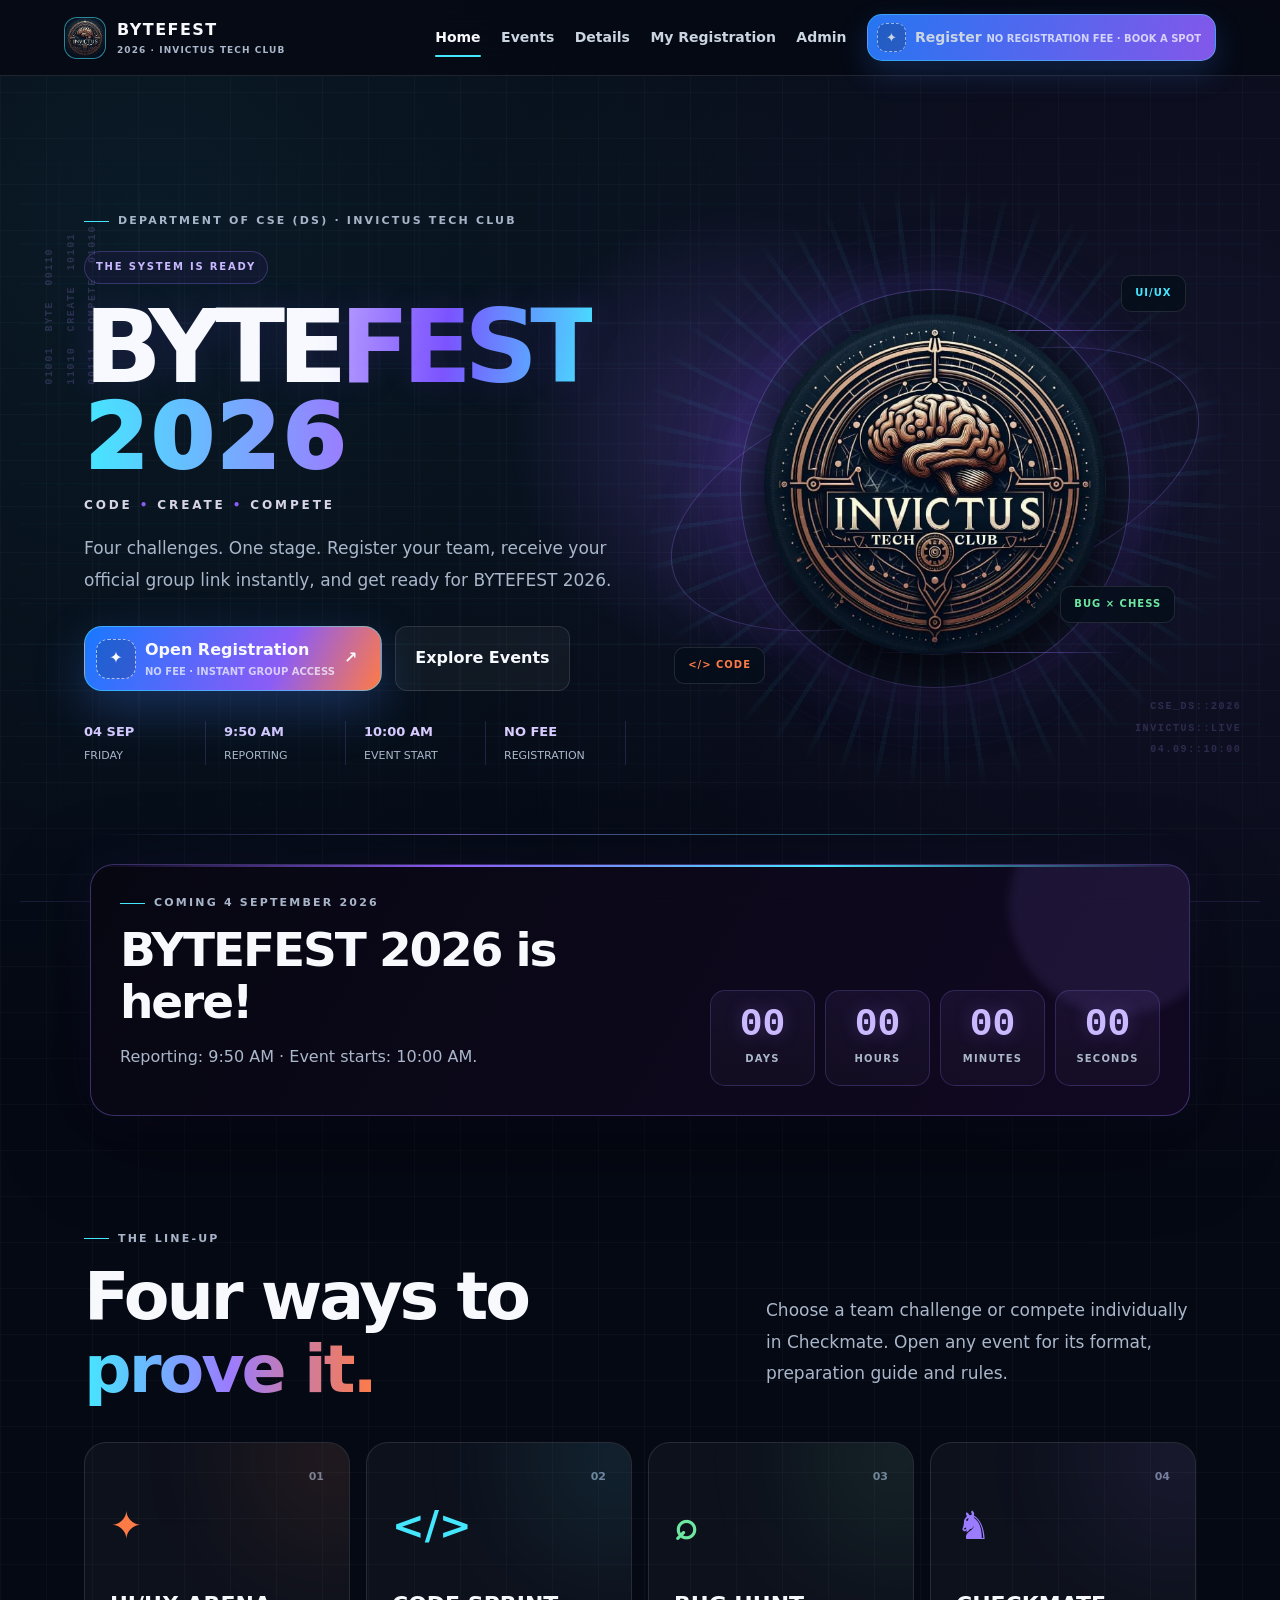
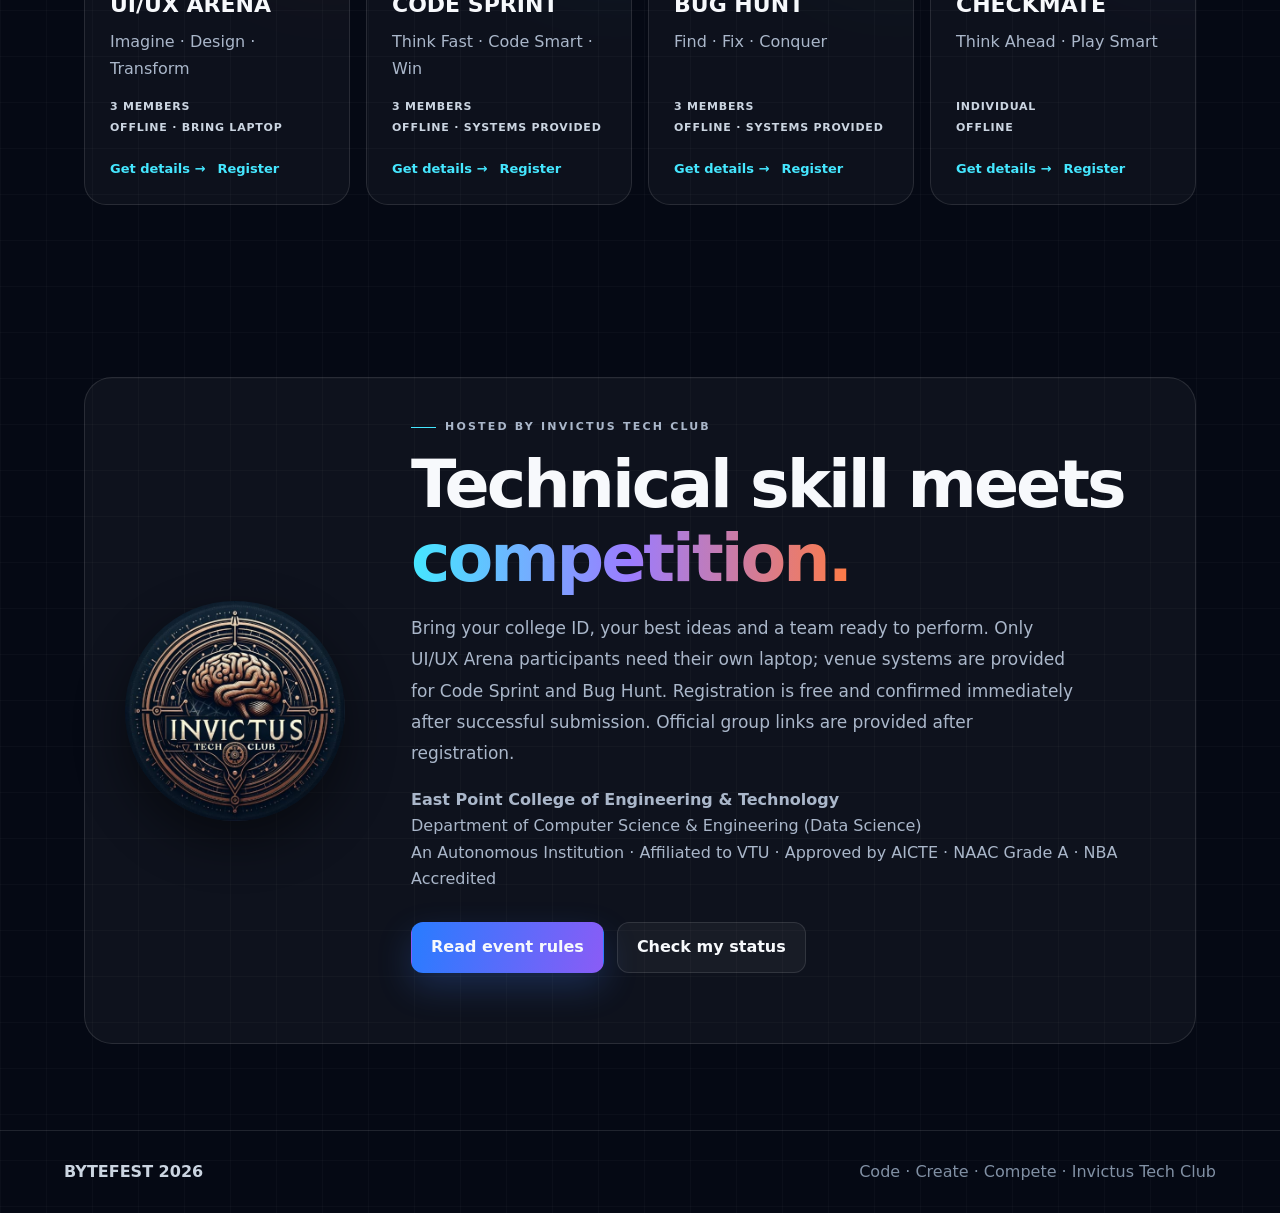
<file: index.html>
<!doctype html>
<html lang="en">
<head>
  <meta charset="utf-8">
  <meta name="viewport" content="width=device-width, initial-scale=1">
  <meta name="description" content="BYTEFEST 2026 by Invictus Tech Club — UI/UX Arena, Code Sprint, Bug Hunt and Checkmate on Friday, 4 September 2026.">
  <meta name="robots" content="index,follow">
  <title>BYTEFEST 2026 | Invictus Tech Club</title>
  <link rel="stylesheet" href="style.css?v=3.2.0">
  <script src="config.js?v=3.2.0" defer></script>
  <script src="site.js?v=3.2.0" defer></script>
  <script src="spa.js?v=3.2.0" defer></script>
  <script src="register.js?v=3.2.0" defer></script>
  <script src="groups.js?v=3.2.0" defer></script>
  <script src="my-registration.js?v=3.2.0" defer></script>
  <script src="admin.js?v=3.2.0" defer></script>
</head>
<body>

<header class="site-header public-site-header">
  <a class="brand" href="./" data-page="home" aria-label="BYTEFEST home">
    <span class="brand-mark brand-logo"><img src="assets/invictus-logo.jpg" alt="Invictus Tech Club logo"></span>
    <span class="brand-copy">BYTEFEST<small>2026 · INVICTUS TECH CLUB</small></span>
  </a>
  <button class="menu-toggle" type="button" data-menu-toggle aria-expanded="false" aria-controls="siteNav">Menu</button>
  <nav class="site-nav" id="siteNav" data-site-nav aria-label="Primary navigation">
    <a href="./" data-page="home" data-nav-link="home">Home</a>
    <a href="./" data-page="events" data-nav-link="events">Events</a>
    <a href="./" data-page="details" data-nav-link="details">Details</a>
    <a href="./" data-page="my-registration" data-nav-link="my-registration">My Registration</a>
    <a href="./" data-page="admin-login" data-nav-link="admin-login">Admin</a>
    <a class="nav-register" href="./" data-page="register" data-nav-link="register"><span class="register-icon">✦</span><span>Register <small>NO REGISTRATION FEE · BOOK A SPOT</small></span></a>
  </nav>
</header>
<main id="bytefestApp">
<div class="spa-view" data-app-view="home">

<section class="hero bytefest-video-hero">
<div class="hero-code-rail hero-code-rail-left" aria-hidden="true">01001&nbsp;&nbsp;BYTE&nbsp;&nbsp;00110<br>11010&nbsp;&nbsp;CREATE&nbsp;&nbsp;10101<br>00111&nbsp;&nbsp;COMPETE&nbsp;&nbsp;01010</div>
<div class="hero-code-rail hero-code-rail-right" aria-hidden="true">CSE_DS::2026<br>INVICTUS::LIVE<br>04.09::10:00</div>

<div class="video-hero-copy">
<p class="eyebrow">DEPARTMENT OF CSE (DS) · INVICTUS TECH CLUB</p>
<div class="festival-kicker">THE SYSTEM IS READY</div>
<h1 class="bytefest-wordmark"><span>BYTE</span><i>FEST</i></h1>
<div class="bytefest-year">2026</div>
<p class="video-tagline">CODE <b>•</b> CREATE <b>•</b> COMPETE</p>
<p class="lead">Four challenges. One stage. Register your team, receive your official group link instantly, and get ready for BYTEFEST 2026.</p>
<div class="actions">
<a class="btn register-launch" data-page="register" href="./"><span>Open Registration<small>NO FEE · INSTANT GROUP ACCESS</small></span> ↗</a>
<a class="btn" data-page="events" href="./">Explore Events</a>
</div>
<div class="quick-stats video-quick-stats">
<span><b>04 SEP</b>Friday</span>
<span><b>9:50 AM</b>Reporting</span>
<span><b>10:00 AM</b>Event Start</span>
<span><b>NO FEE</b>Registration</span>
</div>
</div>

<div aria-label="Invictus Tech Club visual" class="hero-visual video-hero-visual">
<div class="data-halo" aria-hidden="true"></div>
<div class="orbit"></div>
<div class="logo-orb"><img alt="Invictus Tech Club logo" src="assets/invictus-logo.jpg"/></div>
<span class="floating-tag tag-one">UI/UX</span>
<span class="floating-tag tag-two">&lt;/&gt; CODE</span>
<span class="floating-tag tag-three">BUG × CHESS</span>
<div class="system-line system-line-one"></div>
<div class="system-line system-line-two"></div>
</div>
</section>
<section aria-label="Countdown to BYTEFEST 2026" class="countdown-panel" data-countdown="">
<div class="countdown-head">
<div>
<p class="eyebrow">COMING 4 SEPTEMBER 2026</p>
<h2 data-countdown-status="">Race to <i>BYTEFEST.</i></h2>
<p class="muted">Reporting: 9:50 AM · Event starts: 10:00 AM.</p>
</div>
<div class="countdown-units">
<div class="countdown-unit"><b data-days="">00</b><small>Days</small></div>
<div class="countdown-unit"><b data-hours="">00</b><small>Hours</small></div>
<div class="countdown-unit"><b data-minutes="">00</b><small>Minutes</small></div>
<div class="countdown-unit"><b data-seconds="">00</b><small>Seconds</small></div>
</div>
</div>
</section>
<section class="section">
<div class="section-head">
<div><p class="eyebrow">THE LINE-UP</p><h2>Four ways to <i>prove it.</i></h2></div>
<p class="lead">Choose a team challenge or compete individually in Checkmate. Open any event for its format, preparation guide and rules.</p>
</div>
<div class="event-grid">
<article class="event-card accent-orange">
<span class="number">01</span><span class="event-symbol">✦</span>
<h3>UI/UX ARENA</h3><p>Imagine · Design · Transform</p>
<div class="event-meta">3 MEMBERS<br/>OFFLINE · BRING LAPTOP</div>
<div class="card-actions"><a class="card-link" data-page="details" data-scroll-target="uiux" href="./">Get details →</a><a class="card-link" data-event="UI/UX Arena" data-page="register" href="./">Register</a></div>
</article>
<article class="event-card accent-cyan">
<span class="number">02</span><span class="event-symbol">&lt;/&gt;</span>
<h3>CODE SPRINT</h3><p>Think Fast · Code Smart · Win</p>
<div class="event-meta">3 MEMBERS<br/>OFFLINE · SYSTEMS PROVIDED</div>
<div class="card-actions"><a class="card-link" data-page="details" data-scroll-target="code-sprint" href="./">Get details →</a><a class="card-link" data-event="Code Sprint" data-page="register" href="./">Register</a></div>
</article>
<article class="event-card accent-green">
<span class="number">03</span><span class="event-symbol">⌕</span>
<h3>BUG HUNT</h3><p>Find · Fix · Conquer</p>
<div class="event-meta">3 MEMBERS<br/>OFFLINE · SYSTEMS PROVIDED</div>
<div class="card-actions"><a class="card-link" data-page="details" data-scroll-target="bug-hunt" href="./">Get details →</a><a class="card-link" data-event="Bug Hunt" data-page="register" href="./">Register</a></div>
</article>
<article class="event-card accent-purple">
<span class="number">04</span><span class="event-symbol">♞</span>
<h3>CHECKMATE</h3><p>Think Ahead · Play Smart</p>
<div class="event-meta">INDIVIDUAL<br/>OFFLINE</div>
<div class="card-actions"><a class="card-link" data-page="details" data-scroll-target="checkmate" href="./">Get details →</a><a class="card-link" data-event="Checkmate" data-page="register" href="./">Register</a></div>
</article>
</div>
</section>
<section class="section">
<div class="about-panel">
<img alt="Invictus Tech Club" src="assets/invictus-logo.jpg"/>
<div>
<p class="eyebrow">HOSTED BY INVICTUS TECH CLUB</p>
<h2>Technical skill meets <i>competition.</i></h2>
<p class="lead">Bring your college ID, your best ideas and a team ready to perform. Only UI/UX Arena participants need their own laptop; venue systems are provided for Code Sprint and Bug Hunt. Registration is free and confirmed immediately after successful submission. Official group links are provided after registration.</p>
<p><b>East Point College of Engineering &amp; Technology</b><br/>Department of Computer Science &amp; Engineering (Data Science)<br/>An Autonomous Institution · Affiliated to VTU · Approved by AICTE · NAAC Grade A · NBA Accredited</p>
<div class="actions"><a class="btn btn-primary" data-page="details" href="./">Read event rules</a><a class="btn" data-page="my-registration" href="./">Check my status</a></div>
</div>
</div>
</section>

</div><div class="spa-view" data-app-view="events" hidden>

<section class="section">
<p class="eyebrow">BYTEFEST 2026 · EVENT LINE-UP</p>
<h2>Choose your <i>challenge.</i></h2>
<p class="lead">UI/UX Arena, Code Sprint and Bug Hunt require exactly 3 participants. Checkmate is individual. Reporting time is 9:50 AM and the event starts at 10:00 AM on Friday, 4 September 2026.</p>
<div class="event-grid" style="margin-top:38px">
<article class="event-card accent-orange">
<span class="number">01</span><span class="event-symbol">✦</span>
<h3>UI/UX ARENA</h3><p>Turn a problem statement into a thoughtful interface and present the decisions behind your design.</p>
<div class="event-meta">3 MEMBERS<br/>DESIGN + PROTOTYPE + PRESENT</div>
<div class="card-actions"><a class="card-link" data-page="details" data-scroll-target="uiux" href="./">Get details →</a><a class="card-link" data-event="UI/UX Arena" data-page="register" href="./">Register</a></div>
</article>
<article class="event-card accent-cyan">
<span class="number">02</span><span class="event-symbol">&lt;/&gt;</span>
<h3>CODE SPRINT</h3><p>Solve programming challenges under time pressure with clean logic, correct output and smart teamwork.</p>
<div class="event-meta">3 MEMBERS<br/>VENUE SYSTEMS PROVIDED</div>
<div class="card-actions"><a class="card-link" data-page="details" data-scroll-target="code-sprint" href="./">Get details →</a><a class="card-link" data-event="Code Sprint" data-page="register" href="./">Register</a></div>
</article>
<article class="event-card accent-green">
<span class="number">03</span><span class="event-symbol">⌕</span>
<h3>BUG HUNT</h3><p>Inspect broken code, identify defects and submit fixes that survive the provided tests.</p>
<div class="event-meta">3 MEMBERS<br/>VENUE SYSTEMS PROVIDED</div>
<div class="card-actions"><a class="card-link" data-page="details" data-scroll-target="bug-hunt" href="./">Get details →</a><a class="card-link" data-event="Bug Hunt" data-page="register" href="./">Register</a></div>
</article>
<article class="event-card accent-purple">
<span class="number">04</span><span class="event-symbol">♞</span>
<h3>CHECKMATE</h3><p>Read the position, manage the clock and outthink your opponent across competitive rounds.</p>
<div class="event-meta">INDIVIDUAL<br/>STRATEGY + DISCIPLINE</div>
<div class="card-actions"><a class="card-link" data-page="details" data-scroll-target="checkmate" href="./">Get details →</a><a class="card-link" data-event="Checkmate" data-page="register" href="./">Register</a></div>
</article>
</div>
<div class="info-grid">
<div class="info-tile"><b>Date</b><h3>4 Sep 2026</h3></div>
<div class="info-tile"><b>Reporting time</b><h3>9:50 AM</h3></div>
<div class="info-tile"><b>Venue</b><h3>EPCET B Block Seminar Hall</h3></div>
<div class="info-tile"><b>Registration fee</b><h3>NO REGISTRATION FEE</h3></div>
<div class="info-tile"><b>Mode</b><h3>Offline</h3></div>
<div class="info-tile"><b>Confirmation</b><h3>Immediate after successful registration</h3></div>
</div>
<div class="actions"><a class="btn btn-primary" data-page="register" href="./">Register for BYTEFEST →</a><a class="btn" data-page="details" href="./">Read every rule</a></div>
</section>

</div><div class="spa-view" data-app-view="details" hidden>

<section class="section">
<p class="eyebrow">EVENT INFORMATION</p>
<h2>Everything you <i>need to know.</i></h2>
<p class="lead">Use this page to choose your event and prepare your team. Final problem statements, pairing format and venue instructions announced by the organizers on event day take priority.</p>
<div class="info-grid">
<div class="info-tile"><b>Date</b><h3>Friday, 4 Sep 2026</h3></div>
<div class="info-tile"><b>Reporting time</b><h3>9:50 AM</h3></div>
<div class="info-tile"><b>Venue</b><h3>EPCET B Block Seminar Hall</h3></div>
<div class="info-tile"><b>Registration</b><h3>NO REGISTRATION FEE</h3></div>
<div class="info-tile"><b>Mode</b><h3>Offline</h3></div>
</div>
<div class="detail-stack">
<article class="detail-card accent-orange" id="uiux">
<div class="detail-card-header"><h3>01 · UI/UX Arena</h3><span class="detail-badge">3 members</span></div>
<p class="lead">Create a useful, clear and visually strong digital experience from a problem statement revealed at the venue.</p>
<div class="detail-columns">
<div><h3>Challenge format</h3><ul class="rule-list"><li>Understand the user problem and define a focused solution.</li><li>Prepare key screens, a navigable prototype or a clearly connected flow.</li><li>Present the design choices, target user and expected impact.</li><li>Use a design tool available on your own laptop.</li></ul></div>
<div><h3>Judging focus</h3><ul class="rule-list"><li>Problem understanding and originality.</li><li>Usability, information flow and accessibility.</li><li>Visual consistency and completeness.</li><li>Clarity of the final presentation.</li></ul></div>
</div>
<div class="payment-warning"><b>Bring:</b> charged laptop, charger and your preferred design software. Pre-built final submissions are not allowed; the competition work must be produced during the event.</div>
<div class="actions"><a class="btn btn-primary" data-event="UI/UX Arena" data-page="register" href="./">Register for UI/UX Arena</a></div>
</article>
<article class="detail-card accent-cyan" id="code-sprint">
<div class="detail-card-header"><h3>02 · Code Sprint</h3><span class="detail-badge">3 members</span></div>
<p class="lead"><b>Success depends on how well the team thinks, connects clues and applies programming concepts, not only on writing lengthy programs.</b></p>
<div class="detail-columns">
<div><h3>Challenge format</h3><ul class="rule-list"><li>A mix of logic, patterns, programming concepts and code-based puzzles.</li><li>Tasks may include output prediction, code sequencing, reasoning challenges and short implementations.</li><li>Challenges begin with accessible concepts and become progressively tougher.</li><li>Teams must combine logical thinking with programming knowledge to advance.</li></ul></div>
<div><h3>Scoring focus</h3><ul class="rule-list"><li>Correctness of solutions.</li><li>Logical reasoning and problem-solving.</li><li>Successful completion of challenges.</li><li>Hint usage may affect the score.</li><li>Completion time is mainly considered for tie-breaking.</li></ul></div>
</div>
<div class="payment-warning"><b>No laptop required:</b> venue systems and the required coding setup will be provided by the organizers. Bring your college ID and report on time.</div>
<div class="actions"><a class="btn btn-primary" data-event="Code Sprint" data-page="register" href="./">Register for Code Sprint</a></div>
</article>
<article class="detail-card accent-green" id="bug-hunt">
<div class="detail-card-header"><h3>03 · Bug Hunt</h3><span class="detail-badge">3 members</span></div>
<p class="lead"><b>Success depends on how carefully the team reads the code, spots patterns, connects clues and traces what went wrong before choosing the right fix.</b></p>
<div class="detail-columns">
<div><h3>Challenge format</h3><ul class="rule-list"><li>A progressive mix of bug-spotting puzzles, output tracing and code correction challenges.</li><li>Tasks may include incorrect conditions, loops, logic, unexpected outputs and short code fixes.</li><li>Early challenges focus on easier-to-detect issues, while later stages introduce hidden failures and connected bugs.</li><li>Teams must investigate the cause, apply the right correction and verify the result.</li></ul></div>
<div><h3>Scoring focus</h3><ul class="rule-list"><li>Correct identification of bugs.</li><li>Accuracy of the applied fix.</li><li>Understanding of why the error occurs.</li><li>Hint usage may affect the score.</li><li>Completion time is mainly considered for tie-breaking.</li></ul></div>
</div>
<div class="payment-warning"><b>No laptop required:</b> venue systems and the required debugging setup will be provided by the organizers. Bring your college ID and report on time.</div>
<div class="actions"><a class="btn btn-primary" data-event="Bug Hunt" data-page="register" href="./">Register for Bug Hunt</a></div>
</article>
<article class="detail-card accent-purple" id="checkmate">
<div class="detail-card-header"><h3>04 · Checkmate</h3><span class="detail-badge">Individual</span></div>
<p class="lead">A focused chess competition for players who can calculate accurately, manage time and stay composed.</p>
<div class="detail-columns">
<div><h3>Match format</h3><ul class="rule-list"><li>Pairing structure depends on the final number of participants.</li><li>Time control and round instructions are announced before play begins.</li><li>Standard touch-move and fair-play expectations apply.</li><li>Players must report the result to the assigned coordinator.</li></ul></div>
<div><h3>Player rules</h3><ul class="rule-list"><li>Phones and outside assistance are not allowed during play.</li><li>Respect the clock, board and opponent.</li><li>Do not disturb games in progress.</li><li>The arbiter’s decision is final for disputes.</li></ul></div>
</div>
<div class="payment-warning"><b>Bring:</b> college ID and arrive before the reporting time. Chess boards and clocks will be managed according to venue availability.</div>
<div class="actions"><a class="btn btn-primary" data-event="Checkmate" data-page="register" href="./">Register for Checkmate</a></div>
</article>
<article class="detail-card" id="general-rules">
<div class="detail-card-header"><h3>General rules</h3><span class="detail-badge">All participants</span></div>
<div class="detail-columns">
<div><h3>Registration &amp; official groups</h3><ul class="rule-list"><li><b>No registration fee</b> for any BYTEFEST 2026 event.</li><li>UI/UX Arena, Code Sprint and Bug Hunt require one lead participant plus two additional members.</li><li>Checkmate accepts one participant per registration.</li><li>Registration is confirmed immediately after a successful submission.</li><li>After registration, join only your registered event group and the official BYTEFEST Community.</li><li>Keep the generated registration ID for status checks.</li></ul></div>
<div><h3>At the venue</h3><ul class="rule-list"><li>Report at 9:50 AM at EPCET B Block Seminar Hall. Competitions start at 10:00 AM.</li><li>Carry a valid college ID.</li><li>Follow coordinator instructions and use only permitted resources.</li><li>Plagiarism, impersonation or disruptive behavior can lead to disqualification.</li><li>Organizers may make reasonable format changes based on participation and venue needs.</li><li>Judges’ and organizers’ decisions are final.</li></ul></div>
</div>
</article>
<article class="detail-card">
<div class="detail-card-header"><h3>Venue &amp; coordinators</h3><span class="detail-badge">Need help?</span></div>
<p><b>EPCET B Block Seminar Hall</b><br/>East Point College of Engineering &amp; Technology<br/>Department of Computer Science &amp; Engineering (Data Science)<br/>An Autonomous Institution · Affiliated to VTU · Approved by AICTE · NAAC Grade A · NBA Accredited</p>
<div class="detail-columns">
<div><h3>Gautam</h3><p><a href="tel:+919939886361">+91 99398 86361</a></p></div>
<div><h3>Gagan</h3><p><a href="tel:+919739474741">+91 97394 74741</a></p></div>
<div><h3>Dr. Vanshika Rastogi</h3><p>Faculty Coordinator · Associate Professor</p></div>
</div>
<div class="actions"><a class="btn btn-primary" data-page="register" href="./">Register for BYTEFEST →</a><a class="btn" data-page="my-registration" href="./">Check registration status</a></div>
</article>
</div>
</section>

</div><div class="spa-view" data-app-view="register" hidden>

<section class="section">
<p class="eyebrow">REGISTRATION · STEP 01</p>
<h2>Register your <i>spot.</i></h2>
<p class="lead">Use the lead participant’s email carefully—it is used for registration confirmation, official group access and My Registration lookup.</p>
<form class="form-shell" id="registrationForm" novalidate="">
<div class="form-grid">
<label class="field" for="event">Event
                        <select id="event" required="">
<option value="">Select an event</option>
<option value="UI/UX Arena">UI/UX Arena</option>
<option value="Code Sprint">Code Sprint</option>
<option value="Bug Hunt">Bug Hunt</option>
<option value="Checkmate">Checkmate</option>
</select>
</label>
<label class="field hidden" for="teamName" id="teamNameField">Team name
                        <input autocomplete="organization" id="teamName" maxlength="60" minlength="2" placeholder="Example: Debug Ninjas"/>
<span class="field-help">Required for UI/UX Arena, Code Sprint and Bug Hunt. This name is also used to create the competition login password.</span>
</label>
<label class="field" for="participantName">Lead participant name
                        <input autocomplete="name" id="participantName" maxlength="80" placeholder="Full name" required=""/>
</label>
<label class="field" for="participantEmail">Email
                        <input autocomplete="email" id="participantEmail" maxlength="120" placeholder="you@example.com" required="" type="email"/>
<span class="field-help">Use this same email for confirmation and status lookup.</span>
</label>
<label class="field" for="phone">Phone number
                        <span class="phone-field"><span class="phone-prefix">+91</span><input autocomplete="tel" id="phone" inputmode="numeric" maxlength="10" pattern="[6-9][0-9]{9}" placeholder="10-digit number" required="" type="tel"/></span>
</label>
<label class="field" for="department">Department
                        <input id="department" maxlength="80" placeholder="Department" required="" value=" "/>
</label>
<label class="field" for="year">Year
                        <select id="year" required="">
<option value="">Select year</option>
<option value="1st Year">1st Year</option>
<option value="2nd Year">2nd Year</option>
<option value="3rd Year">3rd Year</option>
<option value="4th Year">4th Year</option>
</select>
</label>
</div>
<section class="members-section" id="membersSection">
<div class="members-head">
<div><h3>Team members</h3><p class="muted" id="membersHelp">UI/UX Arena, Code Sprint and Bug Hunt require exactly 3 participants; Checkmate is individual.</p></div>
<button class="btn btn-small" id="addMemberButton" type="button">+ Add member</button>
</div>
<div id="memberList"></div>
</section>
<div class="fee-row"><span>Registration fee</span><b id="registrationFeeAmount">NO REGISTRATION FEE</b></div>
<p class="payment-warning"><b>Registration is free.</b> Submitting this form confirms your registration and opens the official event group and BYTEFEST Community links.</p>
<div aria-live="polite" class="form-status" id="registrationStatus" role="status"></div>
<button class="btn btn-primary btn-full" id="registerButton" type="submit">Create registration &amp; join group →</button>
</form>
</section>

</div><div class="spa-view" data-app-view="groups" hidden>

<section class="section">
<p class="eyebrow">REGISTRATION · STEP 02</p>
<h2>Join your <i>official groups.</i></h2>
<p class="lead">Your registration is free. After successful registration, directly use the buttons below to join your registered event WhatsApp group and the BYTEFEST WhatsApp Community.</p>
<div aria-live="polite" class="form-status" id="groupJoinStatus" role="status"></div>
<div class="lookup-result" id="groupJoinContent"></div>
</section>

</div><div class="spa-view" data-app-view="my-registration" hidden>

<section class="section">
<p class="eyebrow">PARTICIPANT PORTAL</p>
<h2>My <i>registration.</i></h2>
<p class="lead">Enter the registration ID and lead participant email. This is separate from the administrator login.</p>
<form class="lookup-card" id="lookupForm" novalidate="">
<div class="form-grid">
<label class="field" for="lookupId">Registration ID
                        <input autocomplete="off" id="lookupId" placeholder="BF26-XXXXXXXX" required=""/>
</label>
<label class="field" for="lookupEmail">Registration email
                        <input autocomplete="email" id="lookupEmail" placeholder="you@example.com" required="" type="email"/>
</label>
</div>
<div aria-live="polite" class="form-status" id="lookupStatus" role="status"></div>
<button class="btn btn-primary btn-full" id="lookupButton" type="submit">Check registration →</button>
</form>
<div aria-live="polite" class="lookup-result" id="lookupResult"></div>
</section>

</div><div class="spa-view" data-app-view="admin-login" hidden>

<section class="section">
<p class="eyebrow">RESTRICTED ACCESS</p>
<h2>Administrator <i>login.</i></h2>
<p class="lead">This page is only for approved BYTEFEST administrators. Participants should use My Registration.</p>
<div class="access-layout">
<div class="access-choice">
<span class="detail-badge">Participant</span>
<h3 style="margin-top:18px">Check your registration</h3>
<p>Use your registration ID and lead participant email to see your confirmed registration and official group links.</p>
<a class="btn" data-page="my-registration" href="./">Open My Registration →</a>
</div>
<form class="access-card" id="adminLoginForm" novalidate="">
<span class="detail-badge">Admin only</span>
<h3 style="margin-top:18px">Dashboard access</h3>
<label class="field" for="adminEmail">Approved admin email
                        <input autocomplete="username" id="adminEmail" placeholder="admin@example.com" required="" type="email"/>
</label>
<label class="field" for="adminPassword" style="margin-top:18px">Admin password
                        <input autocomplete="current-password" id="adminPassword" placeholder="Password configured in Render" required="" type="password"/>
</label>
<div aria-live="polite" class="form-status" id="adminLoginStatus" role="status"></div>
<button class="btn btn-primary btn-full" id="adminLoginButton" type="submit">Open admin dashboard →</button>
</form>
</div>
</section>

</div>
<div class="spa-view admin-view" data-app-view="admin-dashboard" hidden>
  <header class="site-header admin-inner-header">
    <a class="brand" href="./" data-page="home">
      <span class="brand-mark brand-logo"><img src="assets/invictus-logo.jpg" alt="Invictus Tech Club logo"></span>
      <span class="brand-copy">BYTEFEST<small>2026 · ADMIN PANEL</small></span>
    </a>
    <div class="admin-actions"><a class="btn btn-small" href="./" data-page="home">Public website</a><button class="btn btn-small btn-danger" id="logoutButton" type="button">Log out</button></div>
  </header>
  <main class="admin-shell" id="adminDashboard">
<div class="admin-topbar">
<div><p class="eyebrow">REGISTRATION MANAGEMENT</p><h1>Registration <i>Dashboard.</i></h1><p class="muted" id="adminIdentity"></p></div>
<div class="admin-actions"><button class="btn" id="refreshButton" type="button">↻ Refresh</button><button class="btn" id="exportButton" type="button">↓ Export CSV</button></div>
</div>
<div class="stat-grid">
<div class="stat-card"><small>Total registrations</small><strong id="totalCount">0</strong></div>
<div class="stat-card"><small>Needs attention</small><strong id="pendingCount">0</strong></div>
<div class="stat-card"><small>Email sent</small><strong id="proofCount">0</strong></div>
<div class="stat-card"><small>Confirmed</small><strong id="paidCount">0</strong></div>
</div>
<div class="admin-filters">
<input aria-label="Search registrations" id="searchInput" placeholder="Search name, email, phone, ID or team..." type="search"/>
<select aria-label="Filter by event" id="eventFilter">
<option value="">All events</option><option>UI/UX Arena</option><option>Code Sprint</option><option>Bug Hunt</option><option>Checkmate</option>
</select>
<select aria-label="Filter by registration status" id="paymentFilter">
<option value="">All registrations</option><option value="PAID">Confirmed</option><option value="PENDING">Legacy pending</option>
</select>
</div>
<div aria-live="polite" class="form-status" id="dashboardStatus" role="status"></div>
<div class="table-shell">
<table class="admin-table">
<thead><tr><th>Registration</th><th>Event / team</th><th>Participant</th><th>Status</th><th>Group links</th><th>Notification</th><th>Action</th></tr></thead>
<tbody id="registrationRows"><tr><td class="empty-state" colspan="7">Loading registrations...</td></tr></tbody>
</table>
</div>
<p class="admin-footer-note">New registrations are confirmed automatically and the Brevo email is sent immediately. Use Retry notify if email/SMS delivery needs another attempt.</p>
</main><div aria-labelledby="modalTitle" aria-modal="true" class="modal" id="detailsModal" role="dialog">
<div class="modal-panel">
<div class="modal-head"><h3 id="modalTitle">Registration details</h3><button aria-label="Close details" class="icon-button" id="closeModalButton" type="button">×</button></div>
<div class="modal-body" id="modalBody"></div>
</div>
</div><div aria-live="polite" class="toast" id="adminToast" role="status"></div>
</div>
</main>
<footer class="site-footer public-site-footer"><b>BYTEFEST 2026</b><span>Code · Create · Compete · Invictus Tech Club</span></footer>
</body>
</html>
</file>
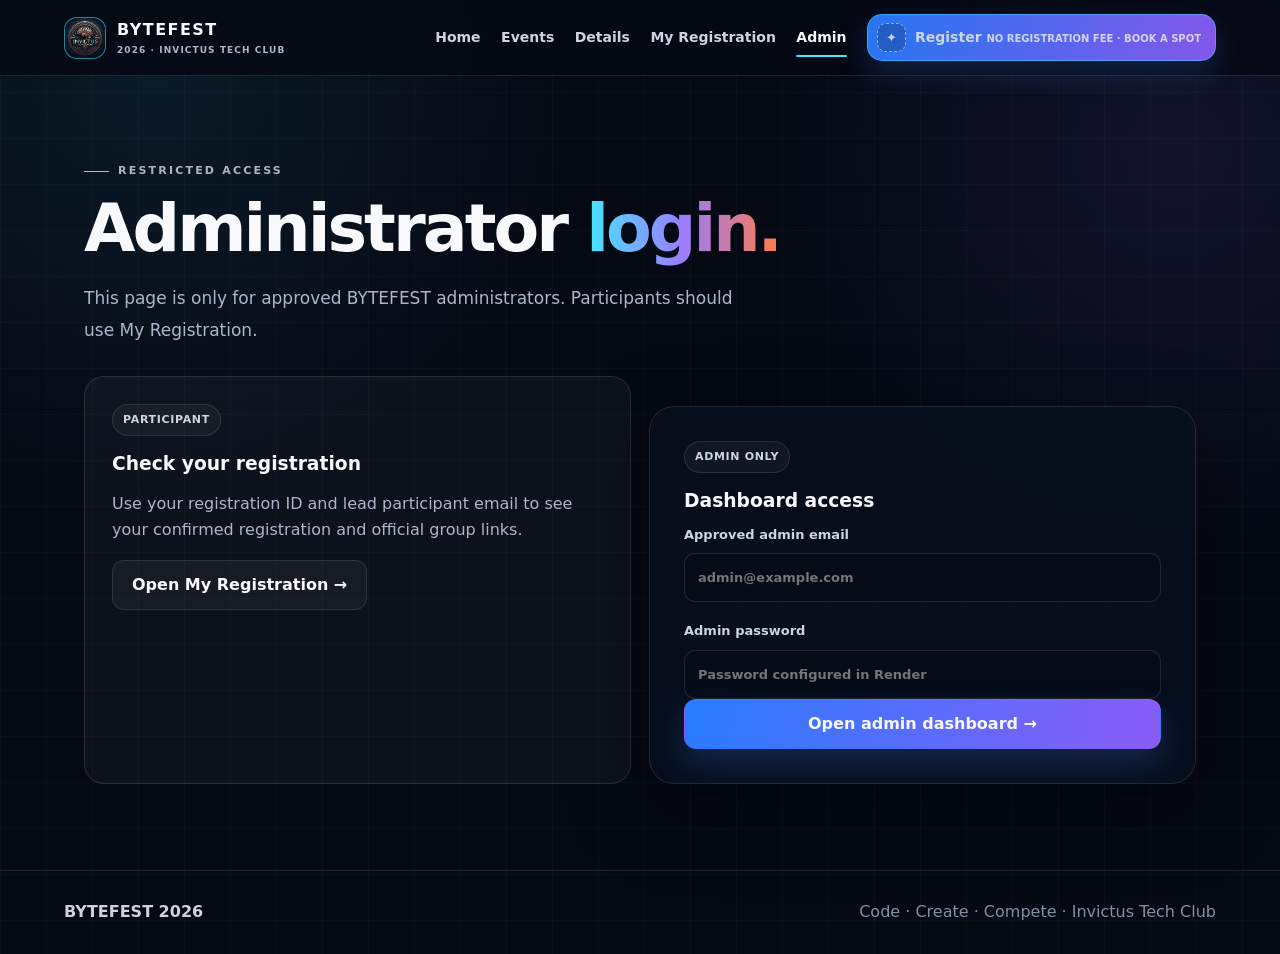
<file: admin-login.html>
<!doctype html><html lang="en"><head><meta charset="utf-8"><meta name="robots" content="noindex"><title>BYTEFEST 2026</title><script>
(function(){
  try {
    sessionStorage.setItem("bytefest_entry_view", "admin-login");
    
  } catch(e) {}
  location.replace("./");
})();
</script></head><body></body></html>
</file>
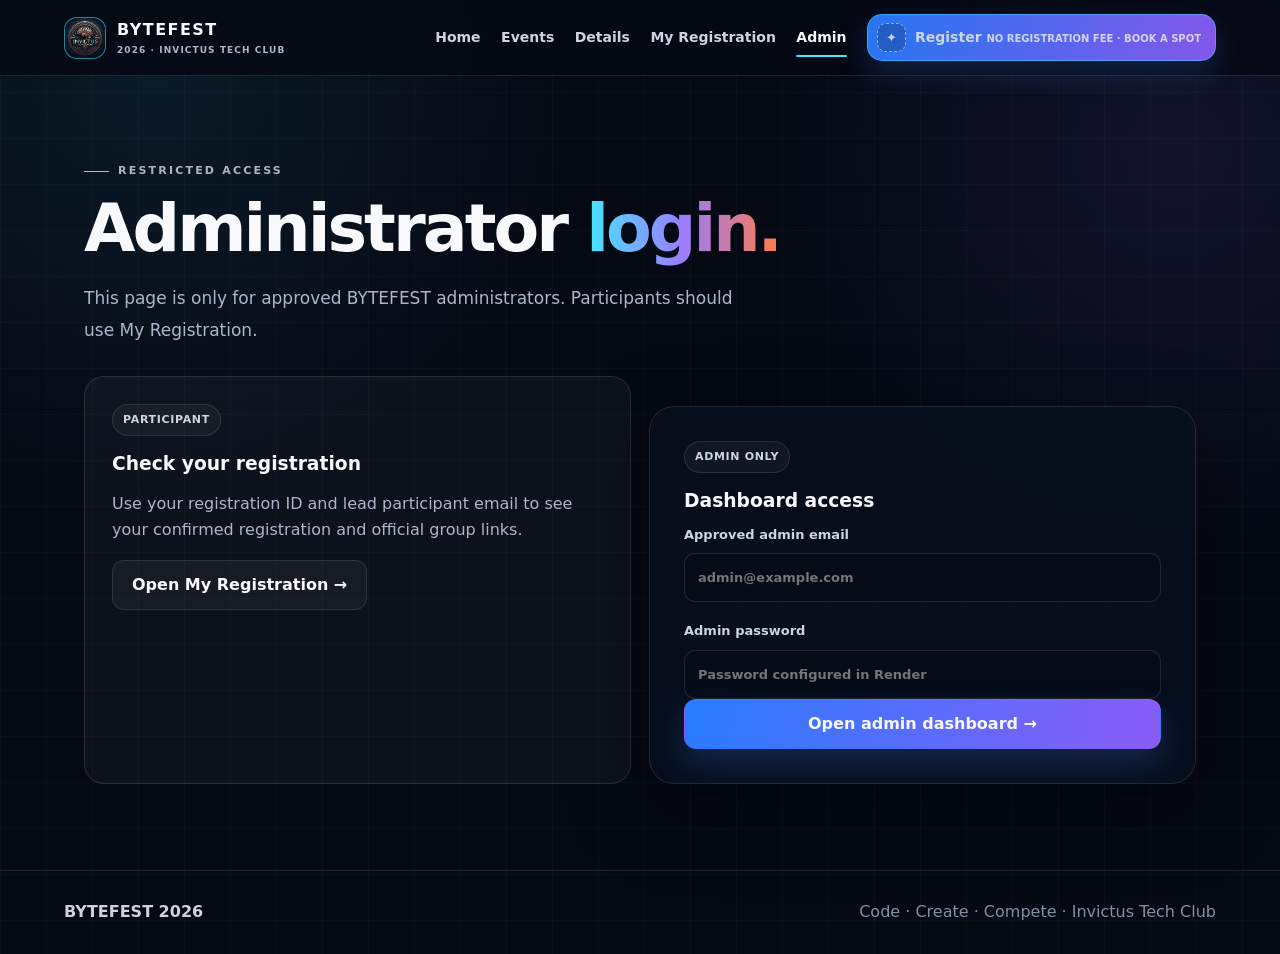
<file: admin.html>
<!doctype html><html lang="en"><head><meta charset="utf-8"><meta name="robots" content="noindex"><title>BYTEFEST 2026</title><script>
(function(){
  try {
    sessionStorage.setItem("bytefest_entry_view", "admin-dashboard");
    
  } catch(e) {}
  location.replace("./");
})();
</script></head><body></body></html>
</file>
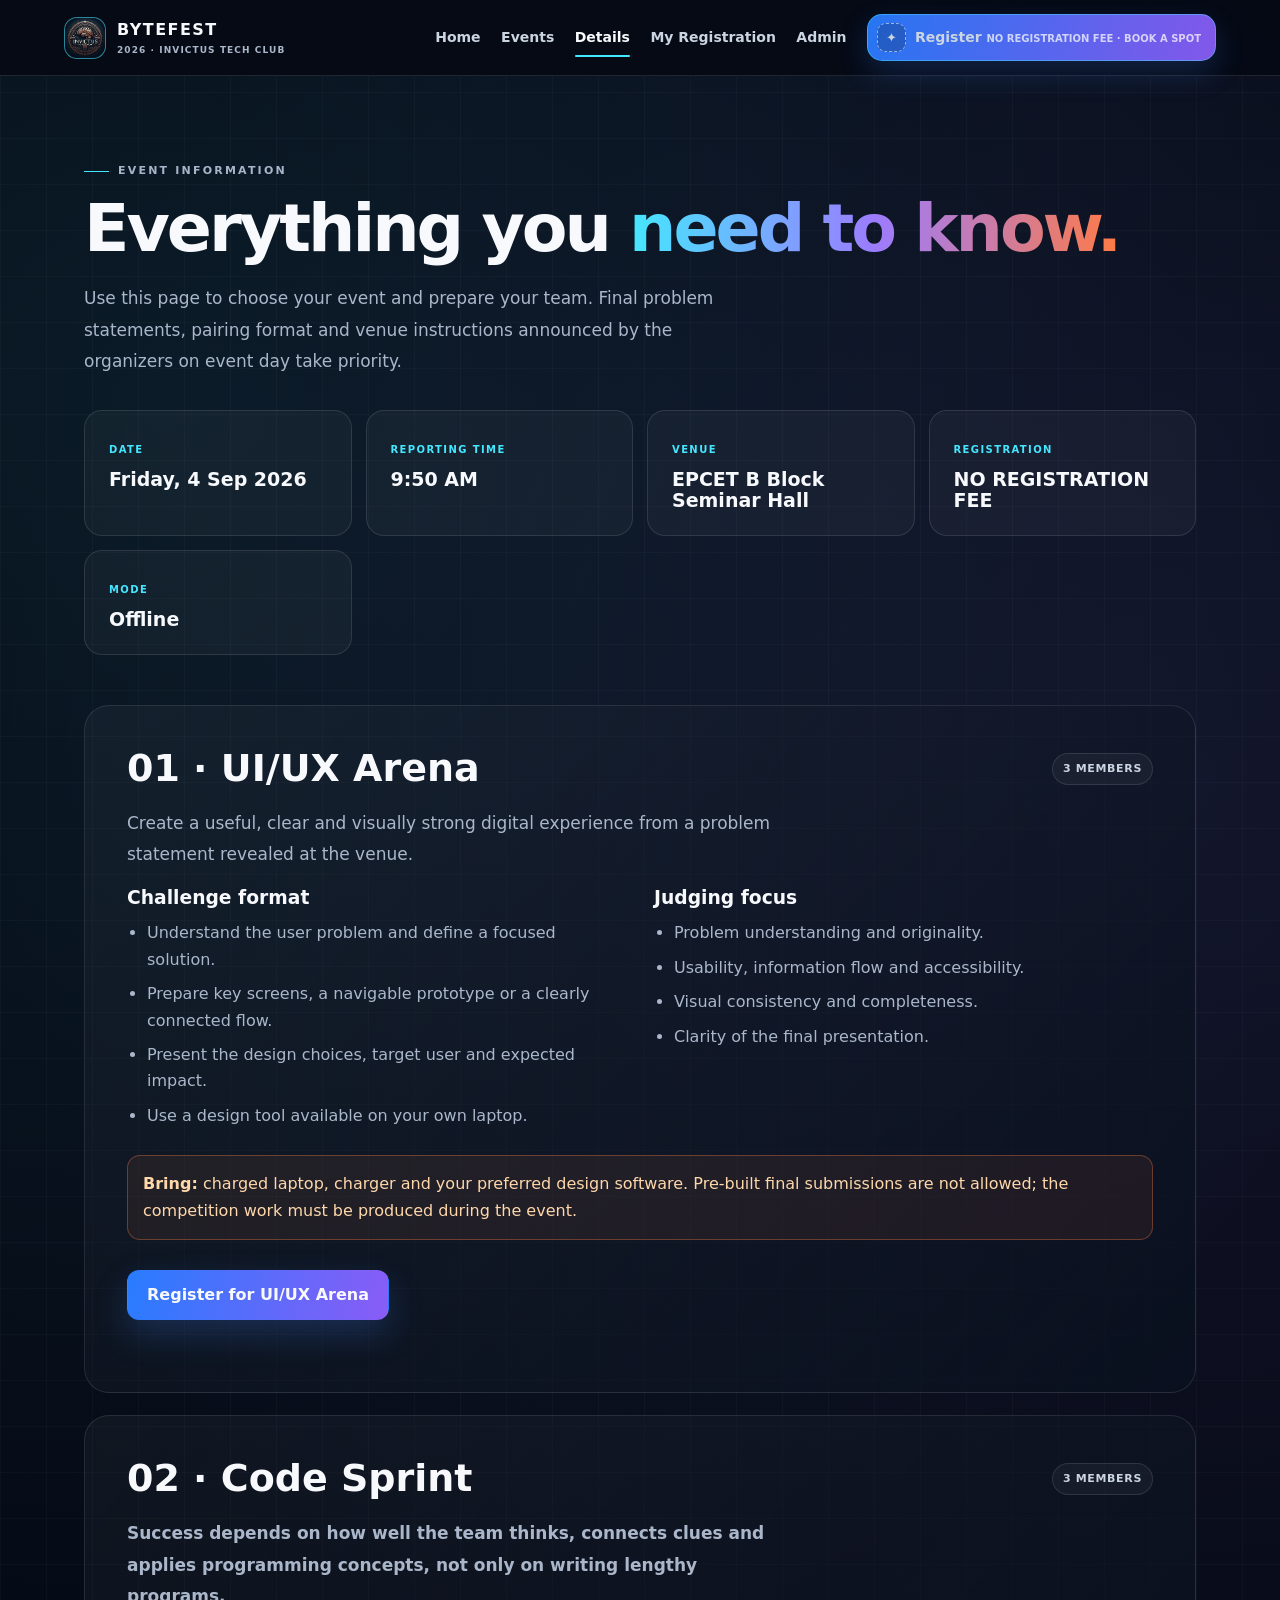
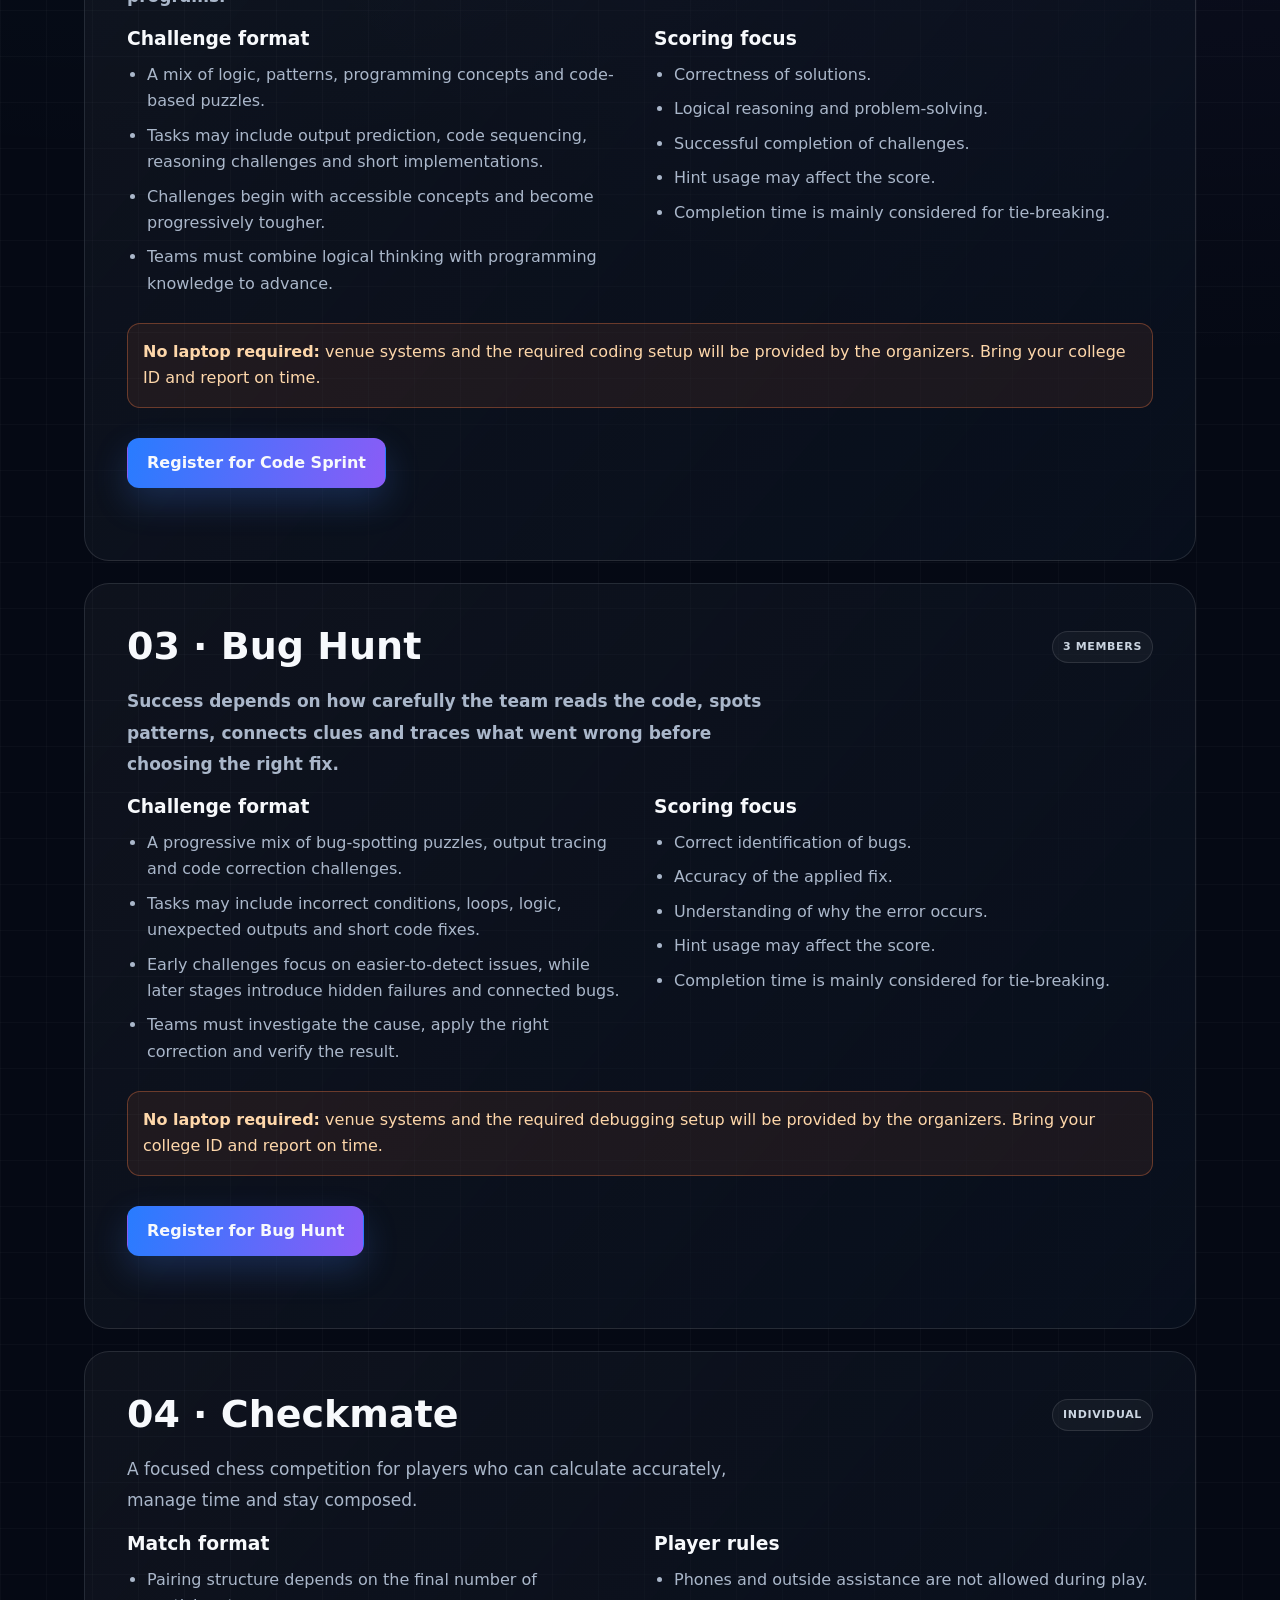
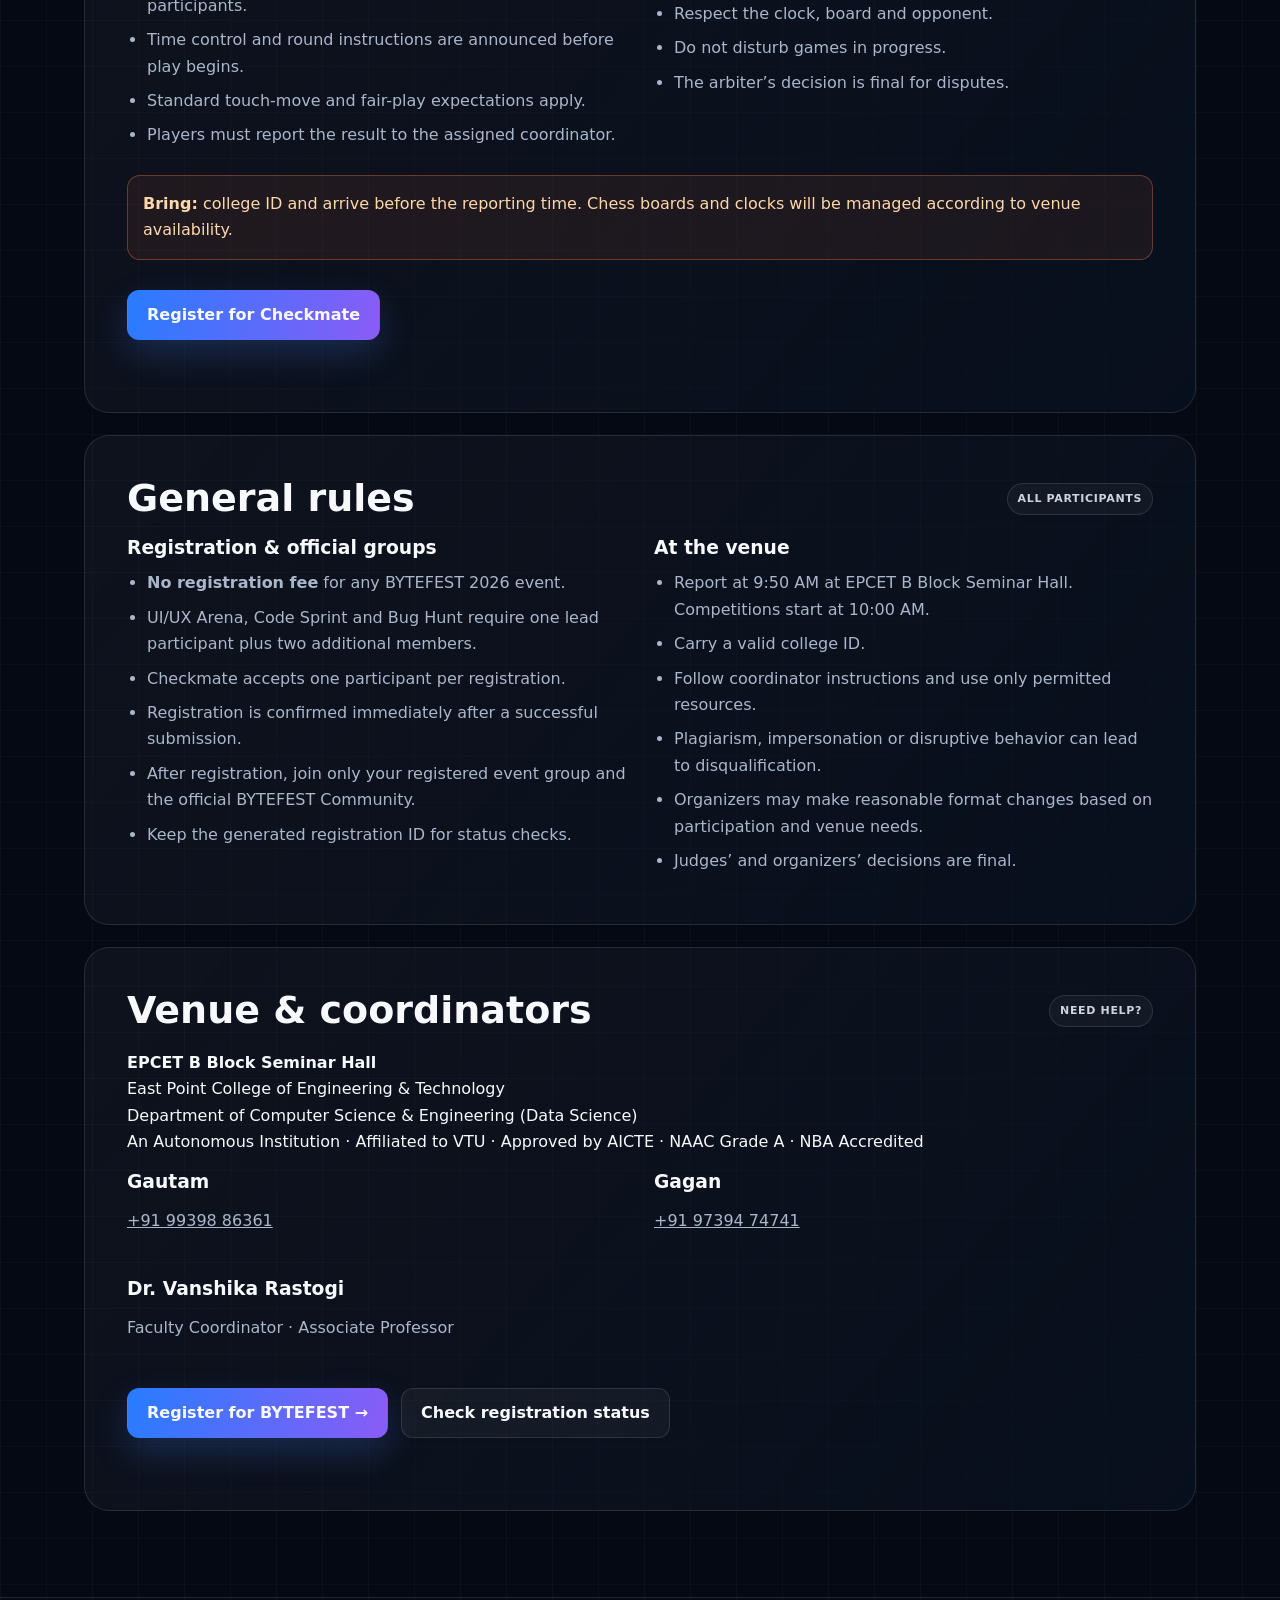
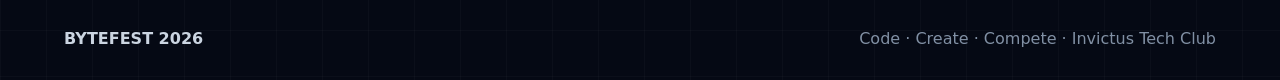
<file: details.html>
<!doctype html><html lang="en"><head><meta charset="utf-8"><meta name="robots" content="noindex"><title>BYTEFEST 2026</title><script>
(function(){
  try {
    sessionStorage.setItem("bytefest_entry_view", "details");
    if(location.hash) sessionStorage.setItem("bytefest_entry_scroll", location.hash.slice(1));
  } catch(e) {}
  location.replace("./");
})();
</script></head><body></body></html>
</file>
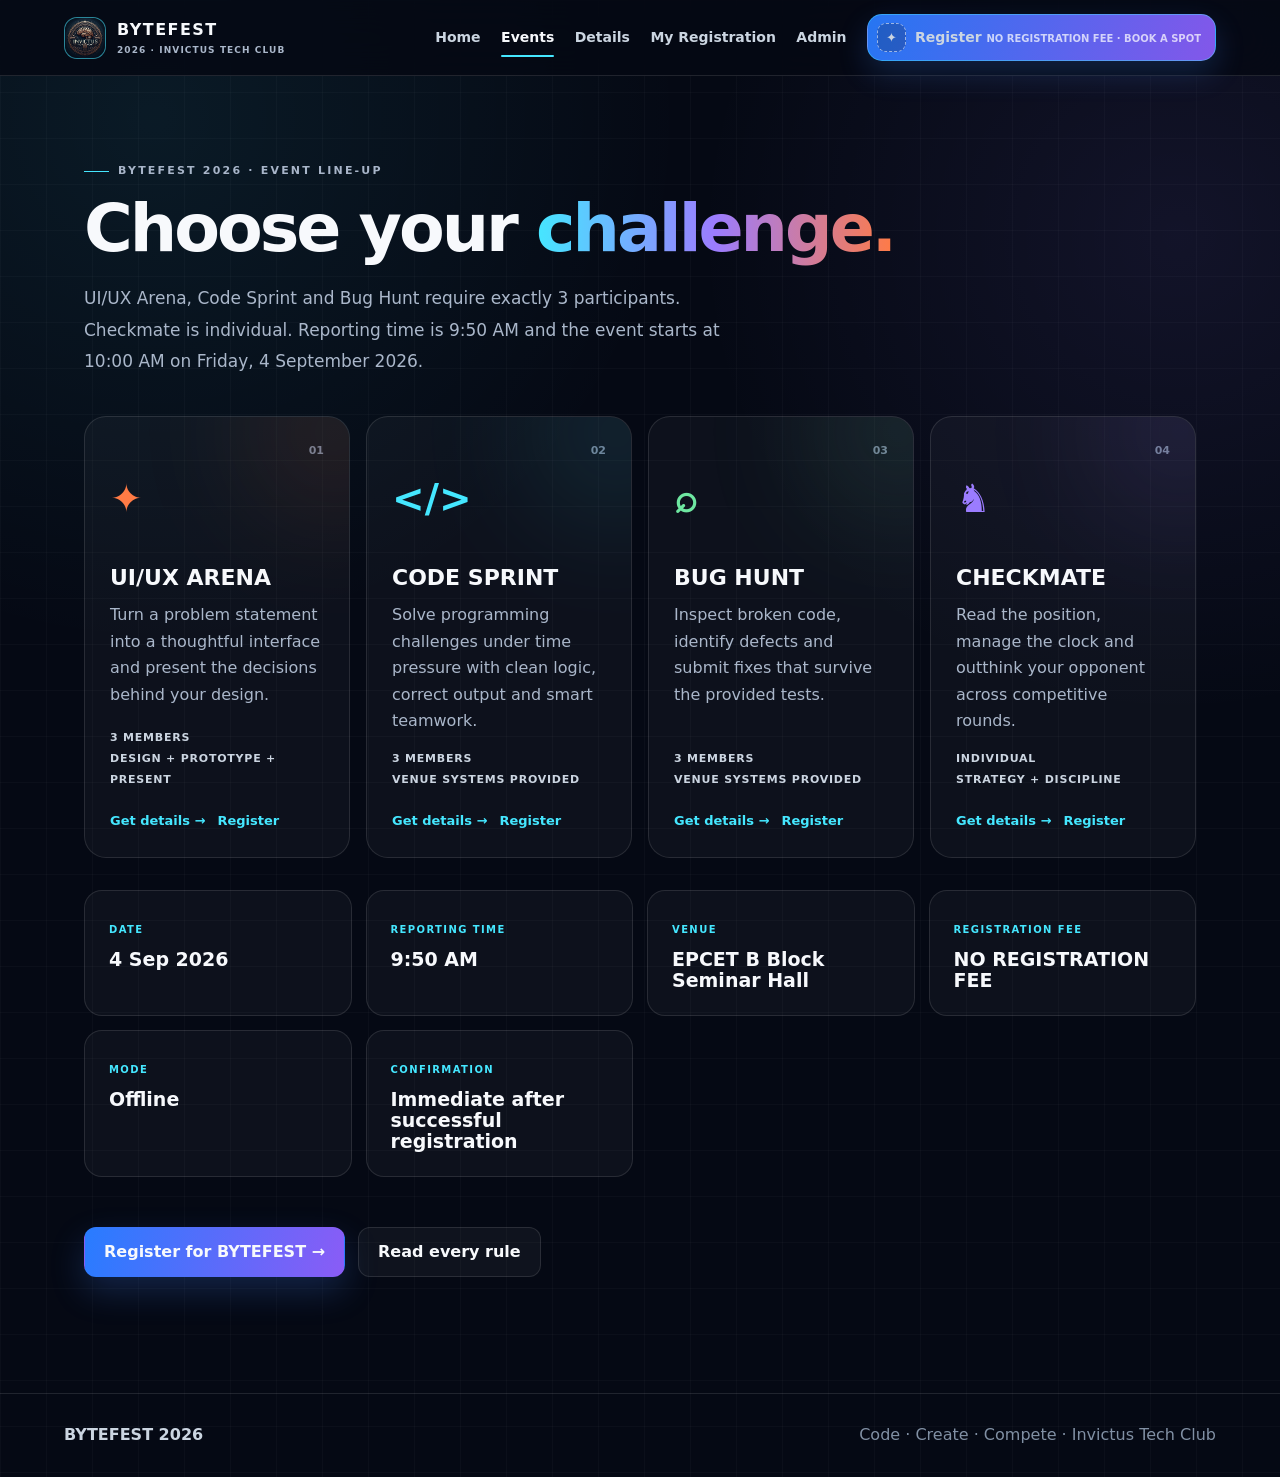
<file: events.html>
<!doctype html><html lang="en"><head><meta charset="utf-8"><meta name="robots" content="noindex"><title>BYTEFEST 2026</title><script>
(function(){
  try {
    sessionStorage.setItem("bytefest_entry_view", "events");
    
  } catch(e) {}
  location.replace("./");
})();
</script></head><body></body></html>
</file>
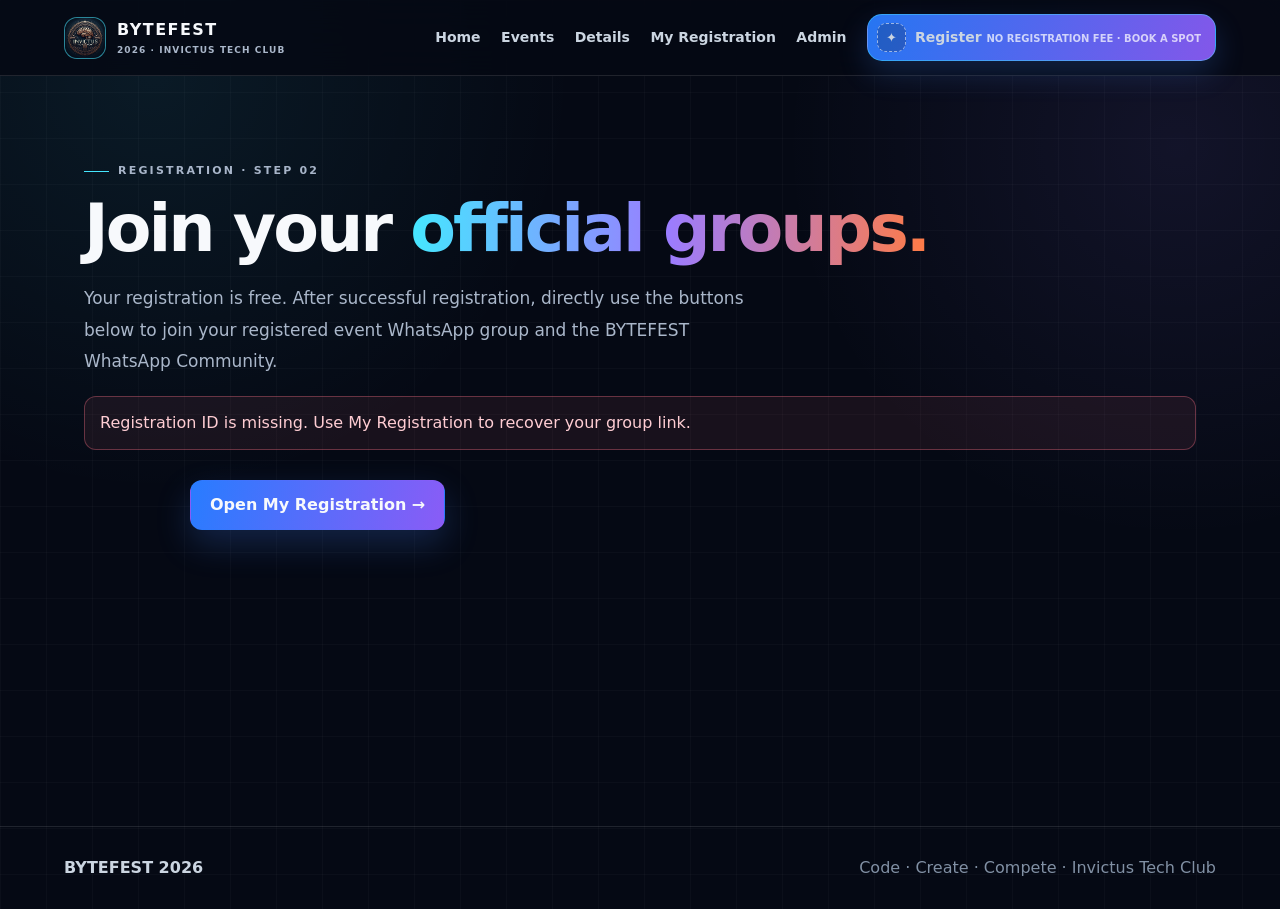
<file: groups.html>
<!doctype html>
<html lang="en"><head><meta charset="utf-8"><meta name="viewport" content="width=device-width,initial-scale=1"><title>Join Groups | BYTEFEST 2026</title></head>
<body><script>sessionStorage.setItem("bytefest_entry_view","groups");location.replace("./");</script></body></html>
</file>
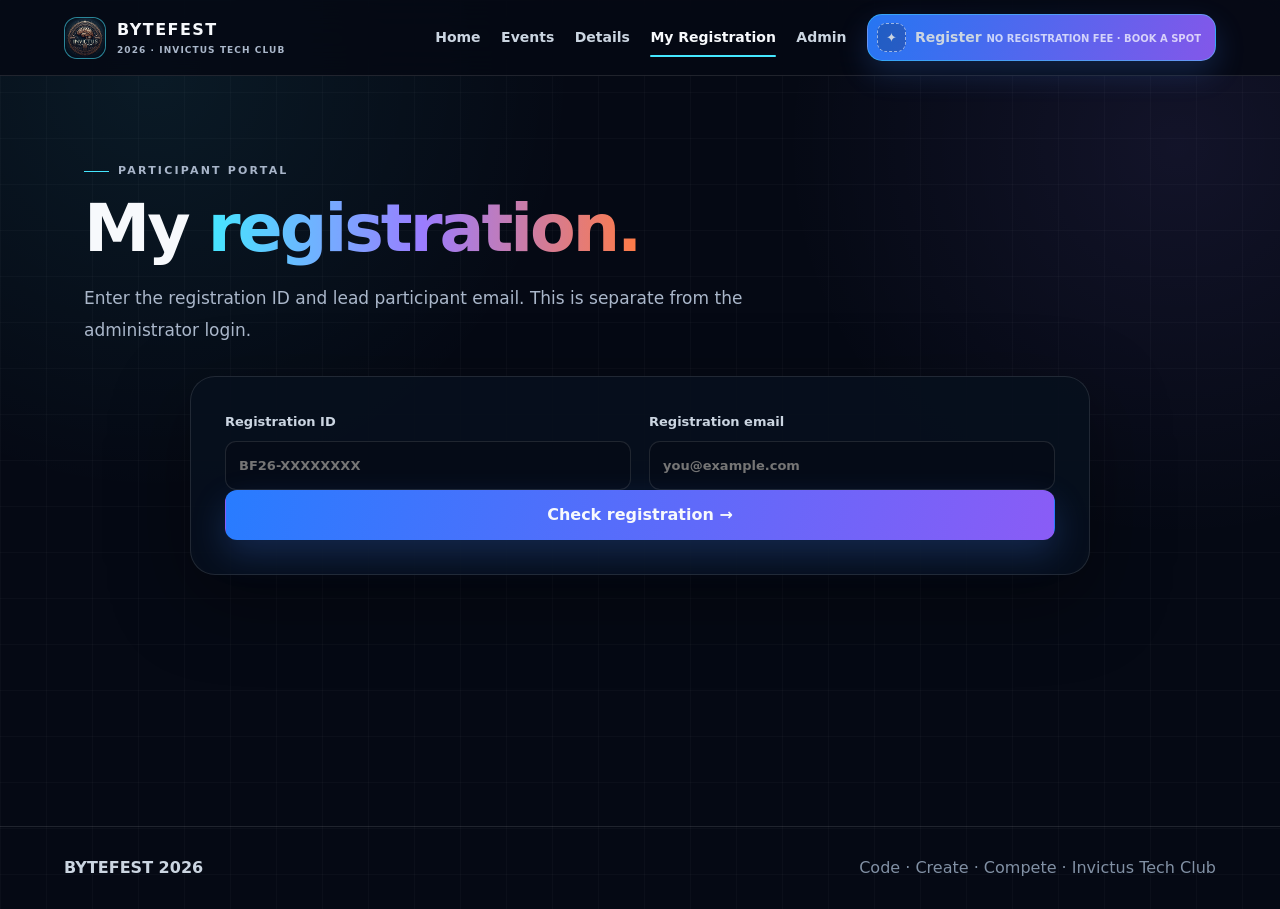
<file: my-registration.html>
<!doctype html><html lang="en"><head><meta charset="utf-8"><meta name="robots" content="noindex"><title>BYTEFEST 2026</title><script>
(function(){
  try {
    sessionStorage.setItem("bytefest_entry_view", "my-registration");
    
  } catch(e) {}
  location.replace("./");
})();
</script></head><body></body></html>
</file>
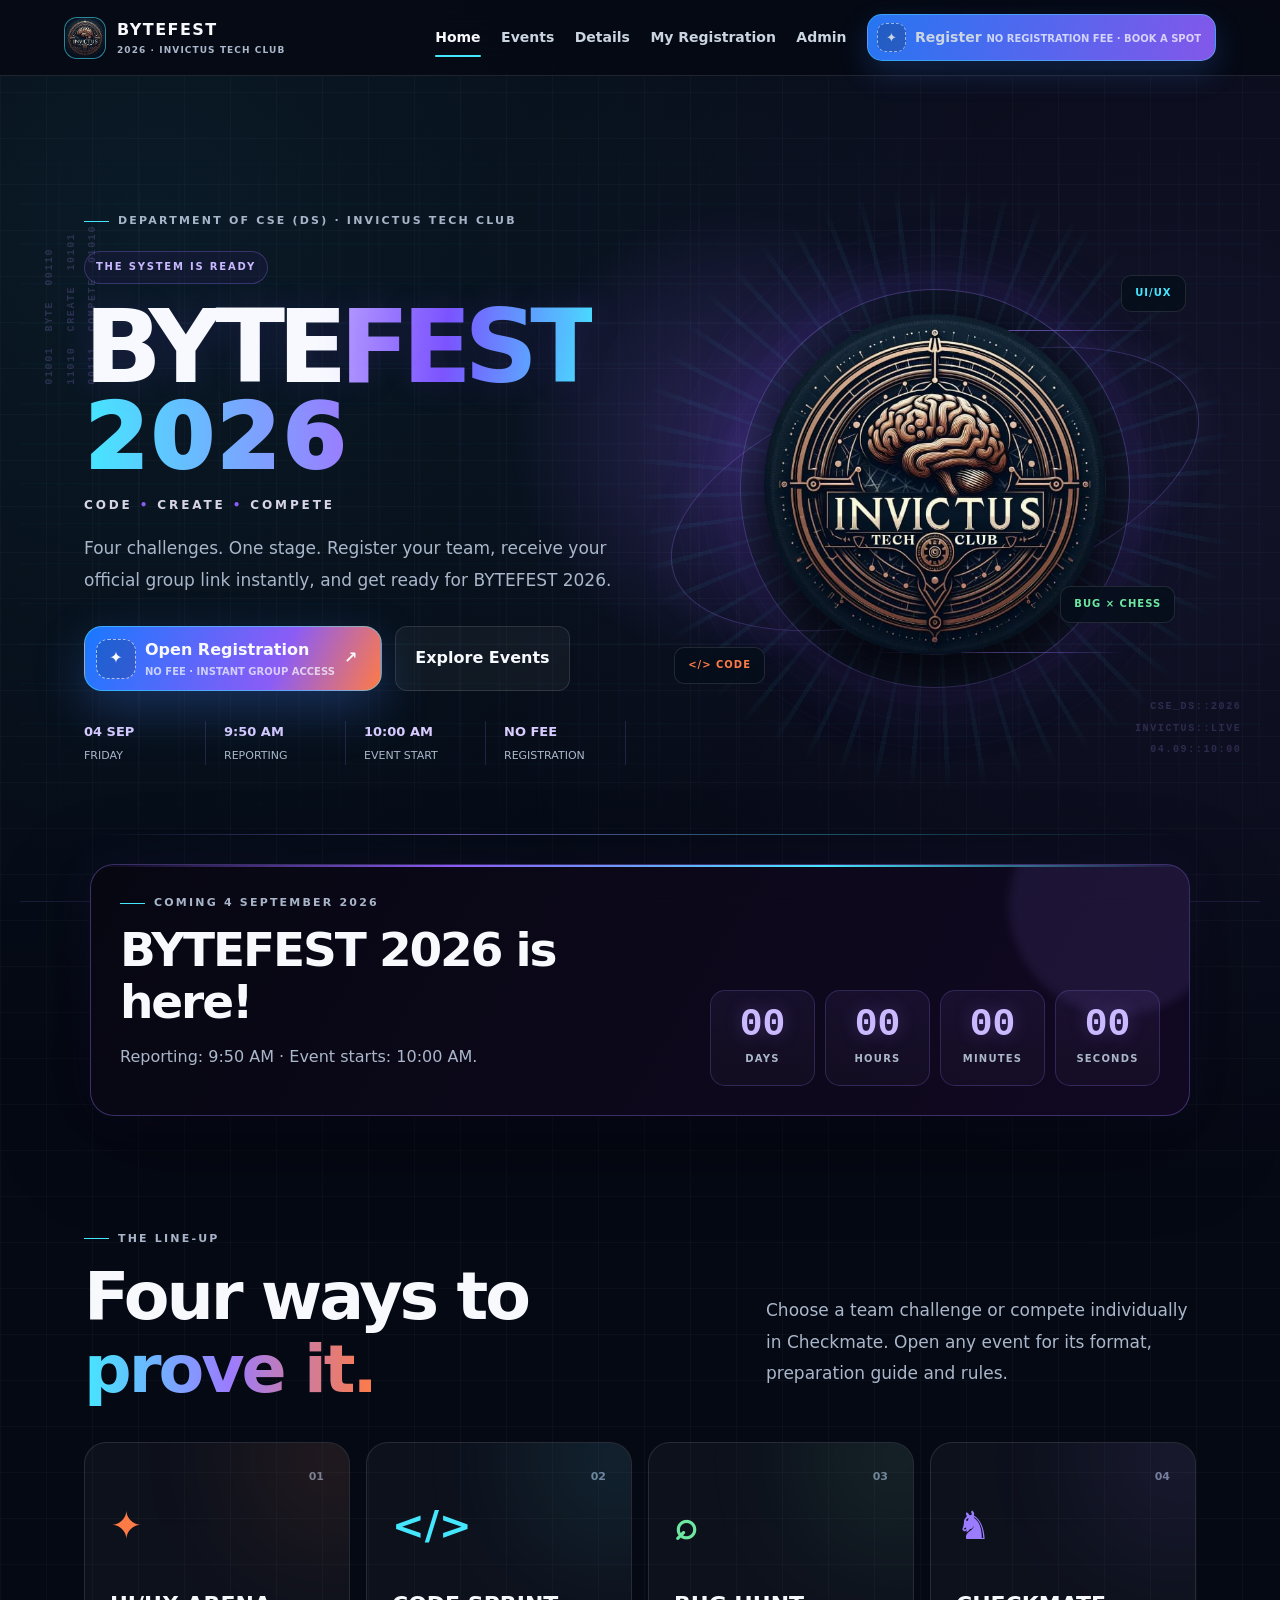
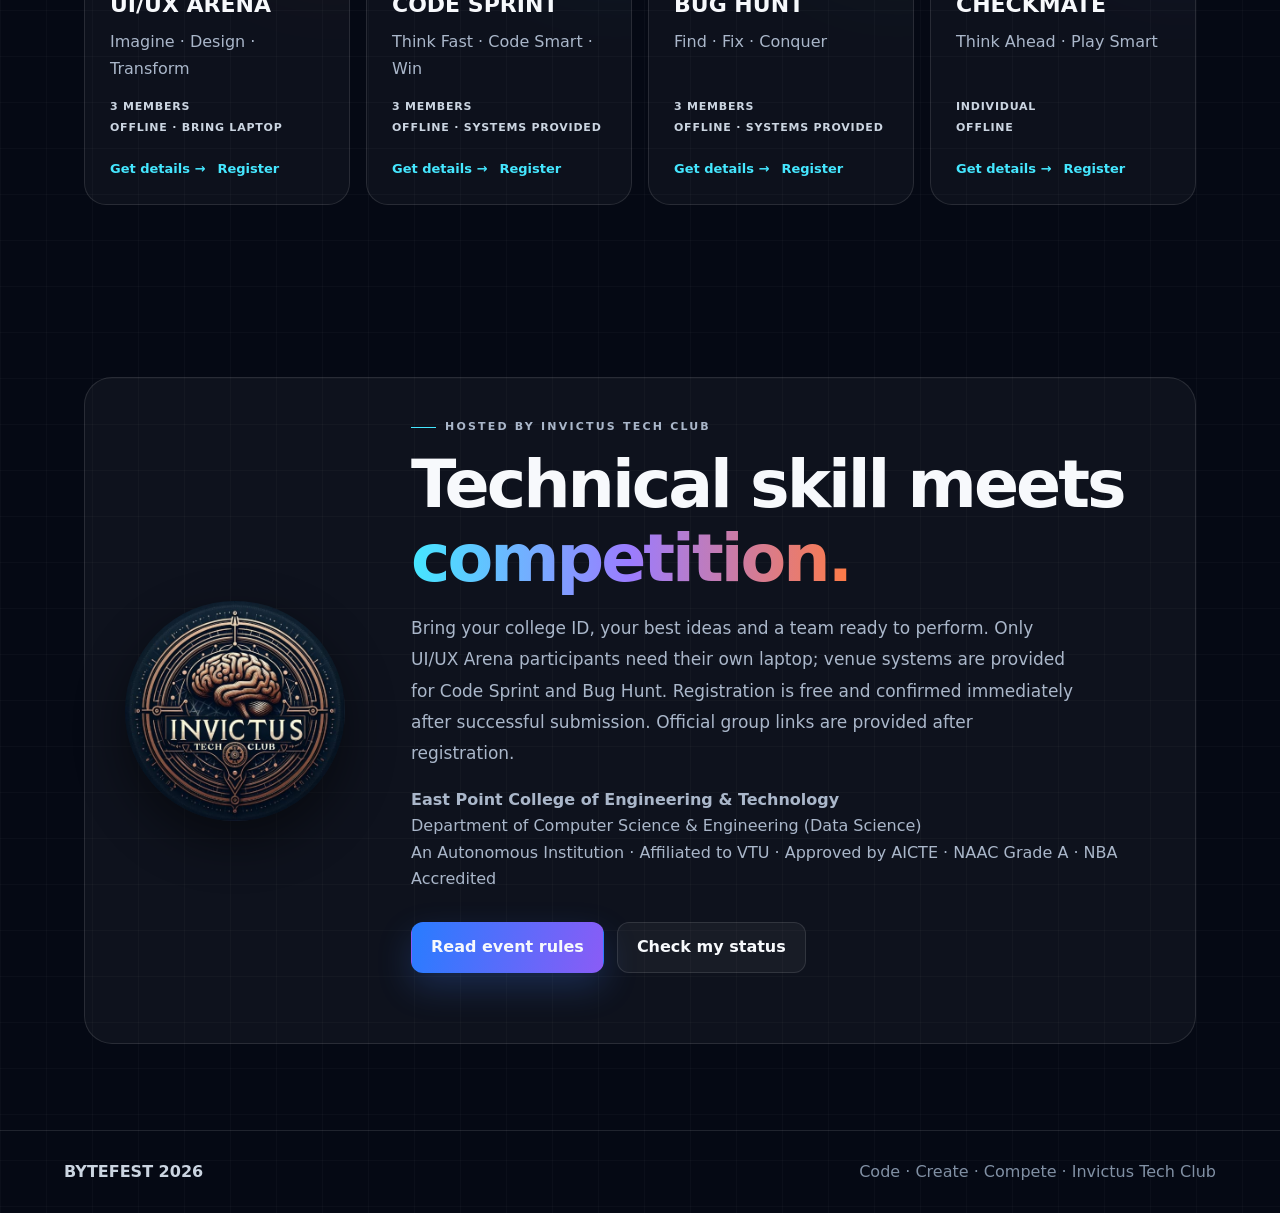
<file: payment.html>
<!doctype html><html lang="en"><head><meta charset="utf-8"><meta name="robots" content="noindex"><title>BYTEFEST 2026</title><script>
(function(){
  try {
    sessionStorage.setItem("bytefest_entry_view", "payment");
    const r=new URLSearchParams(location.search).get("registrationId"); if(r) sessionStorage.setItem("bytefest_entry_registration_id", r);
  } catch(e) {}
  location.replace("./");
})();
</script></head><body></body></html>
</file>
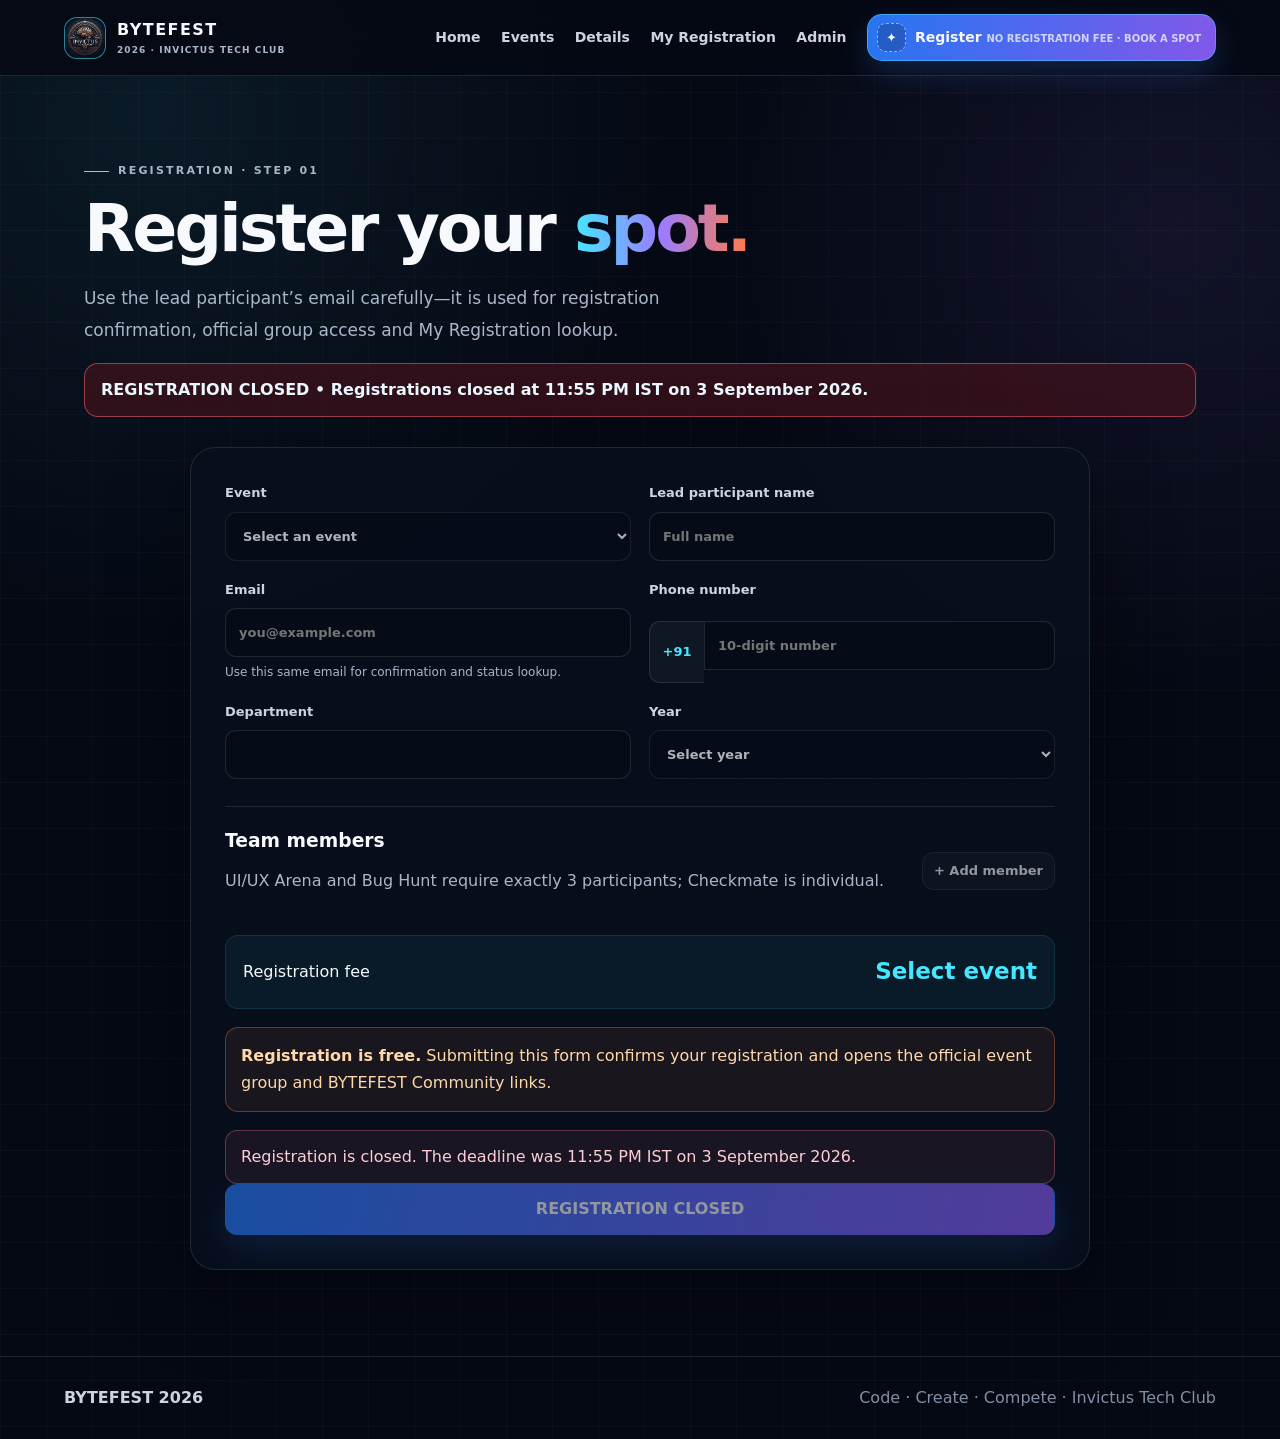
<file: register.html>
<!doctype html><html lang="en"><head><meta charset="utf-8"><meta name="robots" content="noindex"><title>BYTEFEST 2026</title><script>
(function(){
  try {
    sessionStorage.setItem("bytefest_entry_view", "register");
    const e=new URLSearchParams(location.search).get("event"); if(e) sessionStorage.setItem("bytefest_entry_event", e);
  } catch(e) {}
  location.replace("./");
})();
</script></head><body></body></html>
</file>
<file: style.css>
:root {
    color-scheme: dark;
    --bg: #050914;
    --surface: #09111f;
    --surface-2: #0d1728;
    --surface-3: #111d31;
    --text: #f7f9fc;
    --muted: #aab7ca;
    --line: rgba(255, 255, 255, 0.11);
    --cyan: #45e7ff;
    --blue: #4385ff;
    --purple: #9b7cff;
    --orange: #ff7b45;
    --green: #6ee7a1;
    --red: #fb7185;
    --shadow: 0 25px 80px rgba(0, 0, 0, 0.38);
    --radius: 22px;
}

* {
    box-sizing: border-box;
}

html {
    scroll-behavior: smooth;
}

body {
    margin: 0;
    min-width: 320px;
    background-color: var(--bg);
    background-image:
        radial-gradient(circle at 12% 8%, rgba(69, 231, 255, 0.08), transparent 30%),
        radial-gradient(circle at 92% 16%, rgba(155, 124, 255, 0.09), transparent 28%),
        linear-gradient(rgba(255, 255, 255, 0.022) 1px, transparent 1px),
        linear-gradient(90deg, rgba(255, 255, 255, 0.022) 1px, transparent 1px);
    background-size: auto, auto, 46px 46px, 46px 46px;
    color: var(--text);
    font: 16px/1.65 Inter, ui-sans-serif, system-ui, -apple-system, BlinkMacSystemFont, "Segoe UI", sans-serif;
}

body.modal-open {
    overflow: hidden;
}

a {
    color: inherit;
}

button,
input,
select {
    font: inherit;
}

button,
a {
    -webkit-tap-highlight-color: transparent;
}

img {
    max-width: 100%;
}

.site-header {
    position: sticky;
    top: 0;
    z-index: 20;
    display: flex;
    align-items: center;
    justify-content: space-between;
    gap: 24px;
    min-height: 74px;
    padding: 14px clamp(18px, 5vw, 72px);
    border-bottom: 1px solid var(--line);
    background: rgba(5, 9, 20, 0.84);
    backdrop-filter: blur(18px);
}

.brand {
    display: inline-flex;
    align-items: center;
    gap: 11px;
    text-decoration: none;
    flex: 0 0 auto;
}

.brand-mark {
    display: grid;
    width: 42px;
    height: 42px;
    place-items: center;
    border: 1px solid rgba(69, 231, 255, 0.55);
    border-radius: 13px;
    color: var(--cyan);
    font-weight: 900;
    box-shadow: inset 0 0 22px rgba(69, 231, 255, 0.07);
}

.brand-copy {
    font-size: 16px;
    font-weight: 900;
    letter-spacing: 0.09em;
}

.brand-copy small {
    display: block;
    color: var(--muted);
    font-size: 9px;
    letter-spacing: 0.12em;
}

.site-nav {
    display: flex;
    align-items: center;
    justify-content: flex-end;
    gap: clamp(13px, 1.6vw, 25px);
}

.site-nav > a {
    position: relative;
    color: #cbd5e1;
    font-size: 14px;
    font-weight: 750;
    text-decoration: none;
    white-space: nowrap;
}

.site-nav > a:not(.nav-register)::after {
    position: absolute;
    right: 0;
    bottom: -8px;
    left: 0;
    height: 2px;
    border-radius: 9px;
    background: var(--cyan);
    content: "";
    opacity: 0;
    transform: scaleX(0.5);
    transition: 0.2s ease;
}

.site-nav > a:hover::after,
.site-nav > a[aria-current="page"]::after {
    opacity: 1;
    transform: scaleX(1);
}

.nav-register {
    display: inline-flex;
    align-items: center;
    gap: 9px;
    min-height: 45px;
    padding: 8px 14px 8px 9px;
    border: 1px solid rgba(69, 231, 255, 0.42);
    border-radius: 15px;
    background: linear-gradient(110deg, rgba(40, 124, 255, 0.95), rgba(138, 92, 246, 0.95));
    box-shadow: 0 12px 30px rgba(67, 133, 255, 0.2);
}

.nav-register .register-icon {
    display: grid;
    width: 29px;
    height: 29px;
    place-items: center;
    border: 1px dashed rgba(255, 255, 255, 0.55);
    border-radius: 9px;
    background: rgba(4, 9, 20, 0.2);
    font-size: 13px;
}

.nav-register small {
    color: rgba(255, 255, 255, 0.72);
    font-size: 10px;
}

.menu-toggle {
    display: none;
    padding: 9px 12px;
    border: 1px solid var(--line);
    border-radius: 10px;
    background: var(--surface);
    color: var(--text);
    cursor: pointer;
}

main {
    min-height: calc(100vh - 150px);
}

.section,
.hero {
    width: min(1240px, 100%);
    margin: 0 auto;
    padding: 86px clamp(18px, 5vw, 72px);
}

.hero {
    display: grid;
    min-height: calc(100vh - 74px);
    grid-template-columns: 1.03fr 0.97fr;
    align-items: center;
    gap: 36px;
}

.eyebrow {
    margin: 0 0 12px;
    color: #a8b5c9;
    font-size: 11px;
    font-weight: 900;
    letter-spacing: 0.2em;
    text-transform: uppercase;
}

.eyebrow::before {
    display: inline-block;
    width: 25px;
    height: 1px;
    margin-right: 9px;
    background: var(--cyan);
    content: "";
    vertical-align: middle;
}

h1,
h2,
h3,
p {
    overflow-wrap: anywhere;
}

h1,
h2,
h3 {
    line-height: 1.1;
}

h1 {
    margin: 18px 0 28px;
    font-size: clamp(58px, 8.3vw, 116px);
    letter-spacing: -0.075em;
    line-height: 0.85;
}

h2 {
    margin: 10px 0 18px;
    font-size: clamp(38px, 5.2vw, 70px);
    letter-spacing: -0.045em;
}

h3 {
    margin: 0 0 12px;
}

h1 i,
h2 i {
    background: linear-gradient(90deg, var(--cyan), var(--purple), var(--orange));
    background-clip: text;
    color: transparent;
    font-style: normal;
}

.lead {
    max-width: 670px;
    color: var(--muted);
    font-size: 17px;
    line-height: 1.85;
}

.actions {
    display: flex;
    flex-wrap: wrap;
    gap: 13px;
    margin: 30px 0;
}

.btn {
    display: inline-flex;
    min-height: 46px;
    align-items: center;
    justify-content: center;
    gap: 9px;
    padding: 11px 19px;
    border: 1px solid var(--line);
    border-radius: 12px;
    background: rgba(255, 255, 255, 0.045);
    color: var(--text);
    font-weight: 850;
    text-decoration: none;
    cursor: pointer;
    transition: 0.2s ease;
}

.btn:hover:not(:disabled) {
    border-color: rgba(69, 231, 255, 0.45);
    transform: translateY(-2px);
}

.btn:disabled {
    cursor: wait;
    opacity: 0.58;
}

.btn-primary {
    border-color: transparent;
    background: linear-gradient(105deg, #287cff, #8a5cf6);
    box-shadow: 0 14px 34px rgba(67, 133, 255, 0.22);
}

.btn-success {
    border-color: rgba(110, 231, 161, 0.3);
    background: rgba(110, 231, 161, 0.13);
    color: #a7f3d0;
}

.btn-danger {
    border-color: rgba(251, 113, 133, 0.3);
    color: #fecdd3;
}

.btn-small {
    min-height: 36px;
    padding: 7px 11px;
    font-size: 13px;
}

.btn-full {
    width: 100%;
}

.register-launch {
    position: relative;
    min-height: 58px;
    padding: 10px 24px 10px 11px;
    border: 1px solid rgba(69, 231, 255, 0.5);
    border-radius: 18px;
    background: linear-gradient(115deg, #1978ff, #8b5cf6 65%, #ff7b45);
    box-shadow: 0 18px 50px rgba(67, 133, 255, 0.28);
}

.register-launch::before {
    display: grid;
    width: 38px;
    height: 38px;
    place-items: center;
    border: 1px dashed rgba(255, 255, 255, 0.62);
    border-radius: 12px;
    background: rgba(2, 6, 23, 0.18);
    content: "✦";
}

.register-launch span {
    display: grid;
    text-align: left;
}

.register-launch small {
    font-size: 10px;
    font-weight: 700;
    opacity: 0.72;
}

.hero-visual {
    position: relative;
    display: grid;
    min-height: 590px;
    place-items: center;
}

.logo-orb {
    position: relative;
    z-index: 2;
    width: min(420px, 82vw);
    aspect-ratio: 1;
    border: 1px solid rgba(69, 231, 255, 0.18);
    border-radius: 50%;
    background: radial-gradient(circle, rgba(69, 231, 255, 0.13), transparent 64%);
    box-shadow: 0 0 90px rgba(138, 92, 246, 0.12);
    animation: float 6s ease-in-out infinite;
}

.logo-orb img {
    width: 88%;
    height: 88%;
    margin: 6%;
    border-radius: 50%;
    box-shadow: 0 32px 55px rgba(0, 0, 0, 0.52);
    object-fit: cover;
}

.orbit {
    position: absolute;
    width: min(530px, 94vw);
    height: 240px;
    border: 1px solid rgba(69, 231, 255, 0.18);
    border-radius: 50%;
    transform: rotate(-18deg);
    animation: pulse 5s ease-in-out infinite;
}

.floating-tag {
    position: absolute;
    z-index: 3;
    padding: 9px 13px;
    border: 1px solid var(--line);
    border-radius: 10px;
    background: rgba(6, 14, 27, 0.88);
    color: var(--cyan);
    font-size: 10px;
    font-weight: 900;
    letter-spacing: 0.1em;
}

.tag-one { top: 15%; right: 2%; }
.tag-two { bottom: 18%; left: 0; color: var(--orange); }
.tag-three { right: 4%; bottom: 28%; color: var(--green); }

@keyframes float {
    50% { transform: translateY(-13px); }
}

@keyframes pulse {
    50% { opacity: 0.5; transform: rotate(-18deg) scale(1.035); }
}

.quick-stats {
    display: flex;
    flex-wrap: wrap;
    gap: 18px;
    margin-top: 30px;
}

.quick-stats span {
    min-width: 112px;
    padding-right: 18px;
    border-right: 1px solid var(--line);
    color: var(--muted);
    font-size: 11px;
    text-transform: uppercase;
}

.quick-stats b {
    display: block;
    margin-bottom: 4px;
    color: var(--text);
    font-size: 13px;
}

.countdown-panel {
    position: relative;
    overflow: hidden;
    width: min(1100px, calc(100% - 36px));
    margin: -38px auto 28px;
    padding: 29px;
    border: 1px solid rgba(69, 231, 255, 0.2);
    border-radius: 24px;
    background: linear-gradient(120deg, rgba(9, 17, 31, 0.96), rgba(17, 29, 49, 0.92));
    box-shadow: var(--shadow);
}

.countdown-panel::after {
    position: absolute;
    top: -70px;
    right: -40px;
    width: 220px;
    height: 220px;
    border-radius: 50%;
    background: rgba(155, 124, 255, 0.1);
    content: "";
    filter: blur(5px);
}

.countdown-head {
    position: relative;
    z-index: 1;
    display: flex;
    align-items: end;
    justify-content: space-between;
    gap: 24px;
}

.countdown-head h2 {
    margin: 0;
    font-size: clamp(27px, 4vw, 47px);
}

.countdown-units {
    position: relative;
    z-index: 1;
    display: grid;
    grid-template-columns: repeat(4, minmax(75px, 1fr));
    gap: 10px;
    min-width: min(100%, 450px);
}

.countdown-unit {
    padding: 15px 12px;
    border: 1px solid var(--line);
    border-radius: 15px;
    background: rgba(255, 255, 255, 0.035);
    text-align: center;
}

.countdown-unit b {
    display: block;
    color: var(--cyan);
    font-size: clamp(24px, 3vw, 38px);
    line-height: 1;
}

.countdown-unit small {
    color: var(--muted);
    font-size: 10px;
    font-weight: 800;
    letter-spacing: 0.12em;
    text-transform: uppercase;
}

.section-head {
    display: flex;
    align-items: end;
    justify-content: space-between;
    gap: 30px;
    margin-bottom: 36px;
}

.section-head h2 {
    margin-bottom: 0;
}

.section-head .lead {
    max-width: 430px;
}

.event-grid {
    display: grid;
    grid-template-columns: repeat(4, minmax(0, 1fr));
    gap: 16px;
}

.event-card {
    position: relative;
    display: flex;
    min-height: 340px;
    flex-direction: column;
    padding: 25px;
    overflow: hidden;
    border: 1px solid var(--line);
    border-radius: var(--radius);
    background: rgba(255, 255, 255, 0.035);
    transition: 0.25s ease;
}

.event-card:hover {
    border-color: rgba(69, 231, 255, 0.35);
    box-shadow: 0 24px 65px rgba(0, 0, 0, 0.35);
    transform: translateY(-7px);
}

.event-card::before {
    position: absolute;
    top: -70px;
    right: -70px;
    width: 170px;
    height: 170px;
    border-radius: 50%;
    background: var(--accent, var(--cyan));
    content: "";
    filter: blur(65px);
    opacity: 0.12;
}

.event-card .number {
    align-self: flex-end;
    color: #738197;
    font-size: 11px;
    font-weight: 850;
}

.event-symbol {
    margin: 7px 0 35px;
    color: var(--accent, var(--cyan));
    font-size: 39px;
    font-weight: 900;
}

.event-card h3 {
    font-size: 22px;
}

.event-card p {
    margin: 0 0 15px;
    color: var(--muted);
}

.event-meta {
    margin-top: auto;
    color: #cbd5e1;
    font-size: 11px;
    font-weight: 800;
    letter-spacing: 0.07em;
    line-height: 1.9;
    text-transform: uppercase;
}

.card-actions {
    display: flex;
    gap: 12px;
    margin-top: 19px;
}

.card-link {
    color: var(--cyan);
    font-size: 13px;
    font-weight: 850;
    text-decoration: none;
}

.accent-orange { --accent: var(--orange); }
.accent-cyan { --accent: var(--cyan); }
.accent-green { --accent: var(--green); }
.accent-purple { --accent: var(--purple); }

.about-panel {
    display: grid;
    grid-template-columns: 240px 1fr;
    gap: 46px;
    align-items: center;
    padding: 40px;
    border: 1px solid var(--line);
    border-radius: 28px;
    background: rgba(255, 255, 255, 0.04);
}

.about-panel > img {
    width: 220px;
    border-radius: 50%;
    box-shadow: 0 20px 50px rgba(0, 0, 0, 0.45);
}

.about-panel p {
    color: var(--muted);
}

.info-grid {
    display: grid;
    grid-template-columns: repeat(4, minmax(0, 1fr));
    gap: 14px;
    margin: 32px 0 50px;
}

.info-tile {
    padding: 24px;
    border: 1px solid var(--line);
    border-radius: 18px;
    background: rgba(255, 255, 255, 0.035);
}

.info-tile b {
    color: var(--cyan);
    font-size: 10px;
    letter-spacing: 0.14em;
    text-transform: uppercase;
}

.info-tile h3 {
    margin: 8px 0 0;
    font-size: 19px;
}

.detail-stack {
    display: grid;
    gap: 22px;
}

.detail-card {
    scroll-margin-top: 95px;
    padding: clamp(24px, 4vw, 42px);
    border: 1px solid var(--line);
    border-radius: 25px;
    background: linear-gradient(130deg, rgba(255, 255, 255, 0.04), rgba(9, 17, 31, 0.82));
}

.detail-card-header {
    display: flex;
    align-items: center;
    justify-content: space-between;
    gap: 20px;
    margin-bottom: 18px;
}

.detail-card-header h3 {
    margin: 0;
    font-size: clamp(25px, 3vw, 38px);
}

.detail-badge,
.status-badge {
    display: inline-flex;
    align-items: center;
    gap: 6px;
    padding: 6px 10px;
    border: 1px solid var(--line);
    border-radius: 999px;
    background: rgba(255, 255, 255, 0.04);
    color: #cbd5e1;
    font-size: 11px;
    font-weight: 850;
    letter-spacing: 0.06em;
    text-transform: uppercase;
}

.detail-columns {
    display: grid;
    grid-template-columns: 1fr 1fr;
    gap: 28px;
}

.detail-columns p,
.detail-columns li,
.muted {
    color: var(--muted);
}

.rule-list {
    margin: 12px 0 0;
    padding-left: 20px;
}

.rule-list li {
    margin-bottom: 8px;
}

.form-shell,
.access-card,
.payment-card,
.lookup-card {
    width: min(900px, 100%);
    margin: 30px auto 0;
    padding: clamp(22px, 4vw, 34px);
    border: 1px solid var(--line);
    border-radius: 25px;
    background: rgba(7, 16, 29, 0.9);
    box-shadow: var(--shadow);
}

.form-grid {
    display: grid;
    grid-template-columns: 1fr 1fr;
    gap: 18px;
}

.field {
    display: grid;
    gap: 8px;
    color: #cbd5e1;
    font-size: 13px;
    font-weight: 750;
}

.field-help {
    margin: -2px 0 0;
    color: var(--muted);
    font-size: 12px;
    font-weight: 500;
}

input,
select {
    width: 100%;
    height: 49px;
    padding: 0 13px;
    border: 1px solid var(--line);
    border-radius: 11px;
    outline: none;
    background: #050b17;
    color: var(--text);
}

input[type="file"] {
    height: auto;
    min-height: 49px;
    padding: 11px 13px;
}

input:focus,
select:focus {
    border-color: rgba(69, 231, 255, 0.58);
    box-shadow: 0 0 0 3px rgba(69, 231, 255, 0.08);
}

.phone-field {
    display: flex;
}

.phone-prefix {
    display: grid;
    min-width: 55px;
    place-items: center;
    border: 1px solid var(--line);
    border-right: 0;
    border-radius: 11px 0 0 11px;
    background: rgba(255, 255, 255, 0.04);
    color: var(--cyan);
    font-weight: 850;
}

.phone-field input {
    border-radius: 0 11px 11px 0;
}

.members-section {
    margin-top: 27px;
    padding-top: 24px;
    border-top: 1px solid var(--line);
}

.members-head {
    display: flex;
    align-items: center;
    justify-content: space-between;
    gap: 16px;
}

.member-card {
    margin-top: 14px;
    padding: 18px;
    border: 1px solid var(--line);
    border-radius: 15px;
    background: rgba(255, 255, 255, 0.025);
}

.member-title {
    display: flex;
    align-items: center;
    justify-content: space-between;
    gap: 15px;
    margin-bottom: 14px;
}

.icon-button {
    display: grid;
    width: 34px;
    height: 34px;
    place-items: center;
    border: 1px solid var(--line);
    border-radius: 9px;
    background: transparent;
    color: var(--red);
    cursor: pointer;
}

.fee-row {
    display: flex;
    align-items: center;
    justify-content: space-between;
    margin-top: 25px;
    padding: 17px;
    border: 1px solid rgba(69, 231, 255, 0.12);
    border-radius: 13px;
    background: rgba(69, 231, 255, 0.055);
}

.fee-row b {
    color: var(--cyan);
    font-size: 23px;
}

.form-status,
.notice {
    display: none;
    margin: 18px 0 0;
    padding: 13px 15px;
    border: 1px solid var(--line);
    border-radius: 12px;
    background: rgba(255, 255, 255, 0.035);
    color: #cbd5e1;
}

.form-status.is-visible,
.notice.is-visible {
    display: block;
}

.form-status.is-error,
.notice-error {
    border-color: rgba(251, 113, 133, 0.35);
    background: rgba(251, 113, 133, 0.08);
    color: #fecdd3;
}

.form-status.is-success,
.notice-success {
    border-color: rgba(110, 231, 161, 0.35);
    background: rgba(110, 231, 161, 0.08);
    color: #a7f3d0;
}

.access-layout {
    display: grid;
    grid-template-columns: 1fr 1fr;
    gap: 18px;
    margin-top: 30px;
}

.access-choice {
    padding: 27px;
    border: 1px solid var(--line);
    border-radius: 20px;
    background: rgba(255, 255, 255, 0.035);
}

.access-choice p {
    color: var(--muted);
}

.payment-layout {
    display: grid;
    grid-template-columns: minmax(270px, 0.82fr) 1.18fr;
    gap: 24px;
    align-items: start;
}

.qr-panel {
    padding: 20px;
    border: 1px solid rgba(69, 231, 255, 0.2);
    border-radius: 20px;
    background: #f3faef;
    color: #07101d;
    text-align: center;
}

.qr-panel img {
    display: block;
    width: 100%;
    border-radius: 12px;
}

.qr-panel h3 {
    margin-top: 16px;
}

.payment-warning {
    margin: 18px 0 0;
    padding: 15px;
    border: 1px solid rgba(255, 123, 69, 0.34);
    border-radius: 13px;
    background: rgba(255, 123, 69, 0.08);
    color: #fed7aa;
    line-height: 1.65;
}

.registration-pill {
    display: inline-flex;
    margin-bottom: 18px;
    padding: 8px 12px;
    border: 1px dashed rgba(69, 231, 255, 0.45);
    border-radius: 10px;
    color: var(--cyan);
    font-weight: 900;
    letter-spacing: 0.06em;
}

.lookup-result {
    width: min(900px, 100%);
    margin: 22px auto 0;
}

.result-card {
    padding: clamp(22px, 4vw, 32px);
    border: 1px solid var(--line);
    border-radius: 22px;
    background: rgba(7, 16, 29, 0.9);
}

.result-head {
    display: flex;
    align-items: center;
    justify-content: space-between;
    gap: 18px;
    margin-bottom: 24px;
}

.result-grid {
    display: grid;
    grid-template-columns: repeat(2, minmax(0, 1fr));
    gap: 12px;
}

.result-item {
    padding: 14px;
    border: 1px solid var(--line);
    border-radius: 12px;
    background: rgba(255, 255, 255, 0.025);
}

.result-item small {
    display: block;
    color: var(--muted);
    font-size: 10px;
    font-weight: 850;
    letter-spacing: 0.1em;
    text-transform: uppercase;
}

.status-pending {
    border-color: rgba(255, 123, 69, 0.3);
    color: #fed7aa;
}

.status-paid,
.status-sent {
    border-color: rgba(110, 231, 161, 0.3);
    color: #a7f3d0;
}

.status-failed {
    border-color: rgba(251, 113, 133, 0.3);
    color: #fecdd3;
}

.status-skipped,
.status-not_attempted {
    color: var(--muted);
}

.admin-shell {
    width: min(1500px, 100%);
    margin: 0 auto;
    padding: 48px clamp(14px, 3vw, 42px) 80px;
}

.admin-topbar {
    display: flex;
    align-items: center;
    justify-content: space-between;
    gap: 25px;
    margin-bottom: 28px;
}

.admin-topbar h1 {
    margin: 0;
    font-size: clamp(34px, 4vw, 58px);
    letter-spacing: -0.05em;
    line-height: 1;
}

.admin-actions {
    display: flex;
    flex-wrap: wrap;
    justify-content: flex-end;
    gap: 9px;
}

.stat-grid {
    display: grid;
    grid-template-columns: repeat(4, minmax(0, 1fr));
    gap: 14px;
    margin-bottom: 20px;
}

.stat-card {
    padding: 20px;
    border: 1px solid var(--line);
    border-radius: 17px;
    background: rgba(255, 255, 255, 0.035);
}

.stat-card small {
    color: var(--muted);
    font-size: 9px;
    font-weight: 850;
    letter-spacing: 0.12em;
    text-transform: uppercase;
}

.stat-card strong {
    display: block;
    margin-top: 6px;
    color: var(--cyan);
    font-size: 30px;
}

.admin-filters {
    display: grid;
    grid-template-columns: minmax(220px, 1fr) 220px 180px;
    gap: 12px;
    margin: 20px 0;
    padding: 15px;
    border: 1px solid var(--line);
    border-radius: 17px;
    background: rgba(255, 255, 255, 0.025);
}

.table-shell {
    overflow: auto;
    border: 1px solid var(--line);
    border-radius: 18px;
    background: rgba(7, 16, 29, 0.82);
}

.admin-table {
    width: 100%;
    min-width: 1060px;
    border-collapse: collapse;
}

.admin-table th,
.admin-table td {
    padding: 14px 15px;
    border-bottom: 1px solid var(--line);
    text-align: left;
    vertical-align: top;
}

.admin-table th {
    position: sticky;
    top: 0;
    z-index: 1;
    background: #0d1728;
    color: #9fb0c7;
    font-size: 10px;
    letter-spacing: 0.11em;
    text-transform: uppercase;
}

.admin-table td {
    color: #d7dfeb;
    font-size: 13px;
}

.admin-table tr:last-child td {
    border-bottom: 0;
}

.cell-title {
    color: var(--text);
    font-weight: 850;
}

.cell-subtitle {
    display: block;
    margin-top: 3px;
    color: var(--muted);
    font-size: 11px;
}

.notification-stack {
    display: grid;
    gap: 5px;
}

.empty-state {
    padding: 45px 20px !important;
    color: var(--muted) !important;
    text-align: center !important;
}

.toast {
    position: fixed;
    right: 20px;
    bottom: 20px;
    z-index: 60;
    display: none;
    width: min(430px, calc(100vw - 40px));
    padding: 15px 17px;
    border: 1px solid var(--line);
    border-radius: 13px;
    background: #111d31;
    box-shadow: var(--shadow);
}

.toast.is-visible {
    display: block;
}

.modal {
    position: fixed;
    inset: 0;
    z-index: 50;
    display: none;
    place-items: center;
    padding: 20px;
    background: rgba(0, 0, 0, 0.72);
    backdrop-filter: blur(8px);
}

.modal.is-open {
    display: grid;
}

.modal-panel {
    width: min(880px, 100%);
    max-height: calc(100vh - 40px);
    overflow: auto;
    border: 1px solid var(--line);
    border-radius: 23px;
    background: #09111f;
    box-shadow: var(--shadow);
}

.modal-head {
    position: sticky;
    top: 0;
    z-index: 2;
    display: flex;
    align-items: center;
    justify-content: space-between;
    padding: 18px 22px;
    border-bottom: 1px solid var(--line);
    background: rgba(9, 17, 31, 0.96);
}

.modal-body {
    padding: 22px;
}

.proof-image {
    display: block;
    max-width: min(100%, 620px);
    max-height: 650px;
    margin: 15px auto 0;
    border: 1px solid var(--line);
    border-radius: 14px;
    background: #fff;
    object-fit: contain;
}

.admin-footer-note {
    margin-top: 15px;
    color: var(--muted);
    font-size: 12px;
}

.site-footer {
    display: flex;
    align-items: center;
    justify-content: space-between;
    gap: 20px;
    padding: 28px clamp(18px, 5vw, 72px);
    border-top: 1px solid var(--line);
    color: #8190a4;
}

.site-footer b {
    color: #cbd5e1;
}

.sr-only {
    position: absolute;
    width: 1px;
    height: 1px;
    padding: 0;
    overflow: hidden;
    clip: rect(0, 0, 0, 0);
    white-space: nowrap;
    border: 0;
}

.hidden {
    display: none !important;
}

@media (max-width: 1080px) {
    .site-nav {
        gap: 14px;
    }

    .site-nav > a {
        font-size: 12px;
    }

    .event-grid {
        grid-template-columns: repeat(2, minmax(0, 1fr));
    }

    .hero {
        grid-template-columns: 1fr;
        padding-top: 50px;
    }

    .hero-visual {
        min-height: 440px;
        order: -1;
    }
}

@media (max-width: 900px) {
    .menu-toggle {
        display: inline-flex;
    }

    .site-nav {
        position: absolute;
        top: calc(100% + 1px);
        right: 14px;
        left: 14px;
        display: none;
        align-items: stretch;
        flex-direction: column;
        padding: 16px;
        border: 1px solid var(--line);
        border-radius: 16px;
        background: #09111f;
        box-shadow: var(--shadow);
    }

    .site-nav.is-open {
        display: flex;
    }

    .site-nav > a {
        padding: 10px;
    }

    .nav-register {
        justify-content: center;
    }

    .countdown-head,
    .section-head,
    .admin-topbar {
        align-items: stretch;
        flex-direction: column;
    }

    .countdown-units {
        min-width: 0;
    }

    .about-panel,
    .payment-layout {
        grid-template-columns: 1fr;
    }

    .about-panel {
        text-align: center;
    }

    .about-panel > img {
        margin: auto;
    }

    .info-grid,
    .stat-grid {
        grid-template-columns: repeat(2, minmax(0, 1fr));
    }

    .admin-filters {
        grid-template-columns: 1fr 1fr;
    }

    .admin-filters input {
        grid-column: 1 / -1;
    }
}

@media (max-width: 600px) {
    body {
        font-size: 17px;
        line-height: 1.7;
    }

    .section,
    .hero {
        padding: 62px 18px;
    }

    .site-header {
        min-height: 70px;
        padding: 12px 16px;
    }

    .brand-mark {
        width: 44px;
        height: 44px;
    }

    .brand-copy {
        font-size: 16px;
    }

    .brand-copy small {
        font-size: 9px;
    }

    .menu-toggle {
        min-height: 44px;
        padding: 10px 14px;
        font-size: 15px;
    }

    .site-nav > a {
        min-height: 44px;
        font-size: 16px;
    }

    .lead {
        font-size: 18px;
        line-height: 1.75;
    }

    .eyebrow {
        font-size: 11px;
    }

    .btn {
        min-height: 50px;
        padding: 12px 18px;
        font-size: 15px;
    }

    input,
    select {
        min-height: 52px;
        font-size: 16px;
    }

    .hero-visual {
        min-height: 340px;
    }

    .orbit {
        width: 350px;
        height: 160px;
    }

    .floating-tag {
        display: none;
    }

    .countdown-panel {
        margin-top: -20px;
        padding: 20px;
    }

    .countdown-units {
        grid-template-columns: repeat(2, minmax(0, 1fr));
    }

    .event-grid,
    .form-grid,
    .detail-columns,
    .access-layout,
    .result-grid,
    .info-grid,
    .stat-grid,
    .admin-filters {
        grid-template-columns: 1fr;
    }

    .admin-filters input {
        grid-column: auto;
    }

    .event-card {
        min-height: 320px;
        padding: 24px;
    }

    .event-card p,
    .rule-list li,
    .payment-warning,
    .detail-columns p,
    .access-choice p {
        font-size: 16.5px;
        line-height: 1.75;
    }

    .event-meta {
        font-size: 12px;
    }

    .card-link {
        display: inline-flex;
        min-height: 42px;
        align-items: center;
        font-size: 14px;
    }

    .detail-card {
        padding: 24px 21px;
    }

    .detail-card-header h3 {
        font-size: 27px;
    }

    .detail-badge,
    .status-badge {
        font-size: 11px;
    }

    .field {
        font-size: 15px;
    }

    .field-help,
    .muted {
        font-size: 14px;
    }

    .payment-warning {
        padding: 17px;
    }

    .site-footer {
        font-size: 15px;
    }

    .quick-stats {
        gap: 10px;
    }

    .quick-stats span {
        min-width: 90px;
        padding-right: 10px;
    }

    .detail-card-header,
    .result-head,
    .members-head {
        align-items: flex-start;
        flex-direction: column;
    }

    .site-footer {
        align-items: flex-start;
        flex-direction: column;
    }

    .admin-actions {
        justify-content: flex-start;
    }

    .admin-table td {
        font-size: 14px;
    }

    .cell-subtitle {
        font-size: 12px;
    }

    .toast {
        right: 12px;
        bottom: 12px;
        width: calc(100vw - 24px);
        font-size: 15px;
        line-height: 1.55;
    }
}

@media (pointer: coarse) {
    .btn,
    .menu-toggle,
    .card-link,
    .icon-button {
        touch-action: manipulation;
    }
}


/* BYTEFEST single-URL navigation */
[data-app-view][hidden] { display: none !important; }
.brand-logo { overflow: hidden; padding: 0; background: #08101d; }
.brand-logo img { width: 100%; height: 100%; object-fit: cover; display: block; border-radius: inherit; }
body.admin-mode > .public-site-header,
body.admin-mode > .public-site-footer { display: none !important; }
.admin-view { min-height: 100vh; }
.admin-inner-header { position: sticky; top: 0; z-index: 50; }
.site-nav a[aria-current="page"] { color: var(--text); opacity: 1; }

/* v3.1 — selective video-inspired treatment: hero + countdown only */
.bytefest-video-hero {
    position: relative;
    isolation: isolate;
    overflow: hidden;
    min-height: calc(100vh - 74px);
    border-bottom: 1px solid rgba(155, 124, 255, 0.14);
}

.bytefest-video-hero::before {
    position: absolute;
    inset: 5% 0 7%;
    z-index: -2;
    background:
        radial-gradient(circle at 58% 44%, rgba(138, 92, 246, 0.24), transparent 28%),
        repeating-linear-gradient(90deg, transparent 0 38px, rgba(155, 124, 255, 0.035) 39px 40px),
        repeating-linear-gradient(0deg, transparent 0 38px, rgba(69, 231, 255, 0.025) 39px 40px);
    content: "";
    mask-image: linear-gradient(to bottom, transparent, #000 12%, #000 86%, transparent);
}

.bytefest-video-hero::after {
    position: absolute;
    right: 6%;
    bottom: 8%;
    left: 6%;
    z-index: -1;
    height: 1px;
    background: linear-gradient(90deg, transparent, rgba(155,124,255,.6), rgba(69,231,255,.35), transparent);
    content: "";
    box-shadow: 0 -160px 65px rgba(116, 68, 255, 0.06);
}

.video-hero-copy {
    position: relative;
    z-index: 3;
}

.festival-kicker {
    display: inline-flex;
    margin: 9px 0 2px;
    padding: 7px 11px;
    border: 1px solid rgba(155, 124, 255, 0.28);
    border-radius: 999px;
    background: rgba(77, 36, 142, 0.12);
    color: #c9b8ff;
    font-size: 10px;
    font-weight: 900;
    letter-spacing: .18em;
}

.bytefest-wordmark {
    margin: 17px 0 -4px;
    font-size: clamp(70px, 8vw, 120px);
    letter-spacing: -.075em;
    line-height: .85;
    white-space: nowrap;
    text-shadow: 0 0 34px rgba(130, 79, 255, .14);
}

.bytefest-wordmark span {
    color: #f7f9ff;
}

.bytefest-wordmark i {
    background: linear-gradient(95deg, #b49aff 3%, #7c55ff 42%, #45e7ff 100%);
    background-clip: text;
    color: transparent;
    font-style: normal;
}

.bytefest-year {
    margin: 8px 0 2px;
    background: linear-gradient(90deg, #45e7ff, #9b7cff 48%, #ff7b45);
    background-clip: text;
    color: transparent;
    font-size: clamp(46px, 7vw, 90px);
    font-weight: 950;
    letter-spacing: .04em;
    line-height: 1;
}

.video-tagline {
    margin: 12px 0 18px;
    color: #d8d5e8;
    font-size: 12px;
    font-weight: 900;
    letter-spacing: .24em;
}

.video-tagline b {
    color: #8b5cf6;
}

.hero-code-rail {
    position: absolute;
    z-index: 1;
    color: rgba(179, 148, 255, .20);
    font: 800 10px/2.15 ui-monospace, SFMono-Regular, Menlo, Consolas, monospace;
    letter-spacing: .16em;
    text-transform: uppercase;
    user-select: none;
}

.hero-code-rail-left { left: 1.5%; top: 18%; transform: rotate(-90deg) translateX(-100%); transform-origin: left top; }
.hero-code-rail-right { right: 1.5%; bottom: 17%; text-align: right; }

.video-hero-visual {
    min-height: 610px;
}

.video-hero-visual .logo-orb {
    width: min(390px, 77vw);
    border-color: rgba(155, 124, 255, .34);
    background:
        radial-gradient(circle, rgba(111, 59, 221, .18), rgba(8, 10, 25, .2) 55%, transparent 70%);
    box-shadow:
        0 0 0 18px rgba(155, 124, 255, .018),
        0 0 80px rgba(117, 70, 255, .2),
        inset 0 0 50px rgba(69, 231, 255, .04);
}

.video-hero-visual .orbit {
    width: min(550px, 94vw);
    border-color: rgba(155, 124, 255, .28);
    box-shadow: 0 0 40px rgba(155, 124, 255, .08);
}

.data-halo {
    position: absolute;
    width: min(600px, 95vw);
    aspect-ratio: 1;
    border-radius: 50%;
    background:
        repeating-radial-gradient(circle, transparent 0 24px, rgba(155,124,255,.04) 25px 26px),
        repeating-conic-gradient(from 30deg, rgba(69,231,255,.08) 0 1deg, transparent 1deg 7deg);
    opacity: .62;
    mask-image: radial-gradient(circle, transparent 0 24%, #000 25% 62%, transparent 72%);
    animation: spinData 28s linear infinite;
}

@keyframes spinData { to { transform: rotate(360deg); } }

.system-line {
    position: absolute;
    height: 1px;
    background: linear-gradient(90deg, transparent, rgba(155,124,255,.75), transparent);
}
.system-line-one { width: 62%; top: 24%; right: 7%; }
.system-line-two { width: 48%; right: 14%; bottom: 23%; }

.video-quick-stats span {
    min-width: 122px;
    border-color: rgba(155,124,255,.19);
}

.video-quick-stats b {
    color: #d9ccff;
}

.countdown-panel {
    border-color: rgba(155, 124, 255, 0.34);
    background:
        linear-gradient(120deg, rgba(7, 7, 18, 0.98), rgba(18, 9, 35, 0.95)),
        repeating-linear-gradient(90deg, transparent 0 30px, rgba(155,124,255,.03) 31px 32px);
    box-shadow: 0 26px 90px rgba(0,0,0,.46), 0 0 45px rgba(102, 54, 215, .09);
}

.countdown-panel::before {
    position: absolute;
    top: 0;
    right: 0;
    left: 0;
    height: 2px;
    background: linear-gradient(90deg, transparent, #8b5cf6, #45e7ff, transparent);
    content: "";
}

.countdown-unit {
    border-color: rgba(155, 124, 255, 0.22);
    background: linear-gradient(180deg, rgba(155,124,255,.07), rgba(255,255,255,.025));
}

.countdown-unit b {
    color: #cbb9ff;
    font-family: ui-monospace, SFMono-Regular, Menlo, Consolas, monospace;
    text-shadow: 0 0 18px rgba(155,124,255,.28);
}

@media (max-width: 900px) {
    .bytefest-video-hero { grid-template-columns: 1fr; }
    .video-hero-visual { min-height: 420px; }
    .hero-code-rail { display: none; }
    .bytefest-wordmark { font-size: clamp(62px, 17vw, 105px); }
    .bytefest-year { font-size: clamp(44px, 14vw, 74px); }
}

@media (max-width: 560px) {
    .bytefest-video-hero { padding-top: 62px; }
    .video-hero-visual { min-height: 330px; }
    .video-tagline { letter-spacing: .15em; }
    .video-quick-stats { display: grid; grid-template-columns: 1fr 1fr; }
    .video-quick-stats span { min-width: 0; padding: 10px 12px; border: 1px solid rgba(155,124,255,.14); border-radius: 11px; }
}

.group-success-card {
    border-color: rgba(110, 231, 161, .22);
    background: linear-gradient(145deg, rgba(9,17,31,.98), rgba(18,10,35,.95));
}

.instant-group-box {
    border-color: rgba(155,124,255,.28);
    background: linear-gradient(120deg, rgba(92,51,186,.13), rgba(25,120,255,.08));
}

.instant-join-button {
    min-height: 54px;
    padding-inline: 24px;
    background: linear-gradient(105deg, #6d4aff, #287cff);
    box-shadow: 0 14px 38px rgba(109,74,255,.24);
}
</file>
